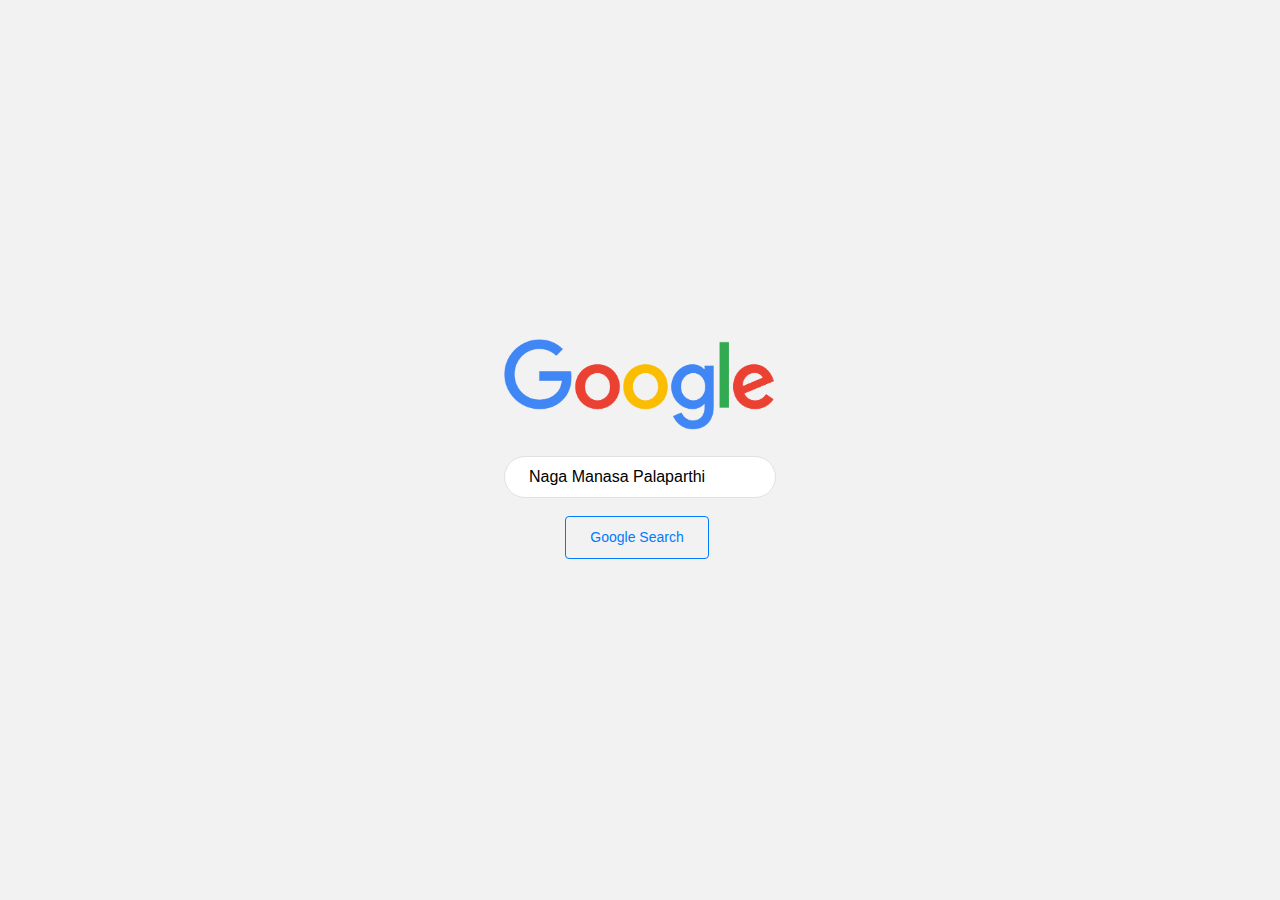
<file: index.html>
<!DOCTYPE html>
<html lang="en">
<head>
    <meta charset="UTF-8">
    <meta name="viewport" content="width=device-width, initial-scale=1.0">
    <title>Naga Manasa Palaparthi - Portfolio</title>
    <!-- Bootstrap CSS -->
    <link rel="stylesheet" href="https://stackpath.bootstrapcdn.com/bootstrap/4.3.1/css/bootstrap.min.css">
    <!-- Custom CSS -->
    <link rel="stylesheet" href="styles.css">
</head>
<body>
    <div class="container h-100">
        <div class="row h-100 justify-content-center align-items-center">
            <div class="col-12 text-center">
                <img class="logo mb-4" src="images/logo.png" alt="Google Logo" style="max-width: 272px;">
                <div class="search-bar-container">
                    <input type="text" id="search-bar" class="form-control-lg search-bar rounded-pill" placeholder="Search Google or type a URL" value="Naga Manasa Palaparthi">
                </div>
                <div class="search-buttons-container mt-3">
                    <button id="search-button" type="button" class="btn btn-outline-primary rounded mr-2">Google Search</button>
                    <!-- <button id="lucky-button" type="button" class="btn btn-outline-secondary rounded">I'm Feeling Lucky</button> -->
                </div>
            </div>
        </div>
    </div>
    <!-- Optional JavaScript -->
    <!-- jQuery first, then Popper.js, then Bootstrap JS -->
    <script src="https://code.jquery.com/jquery-3.3.1.slim.min.js"></script>
    <script src="https://cdnjs.cloudflare.com/ajax/libs/popper.js/1.14.7/umd/popper.min.js"></script>
    <script src="https://stackpath.bootstrapcdn.com/bootstrap/4.3.1/js/bootstrap.min.js"></script>
    <script src="script.js"></script>
</body>
</html>
</file>
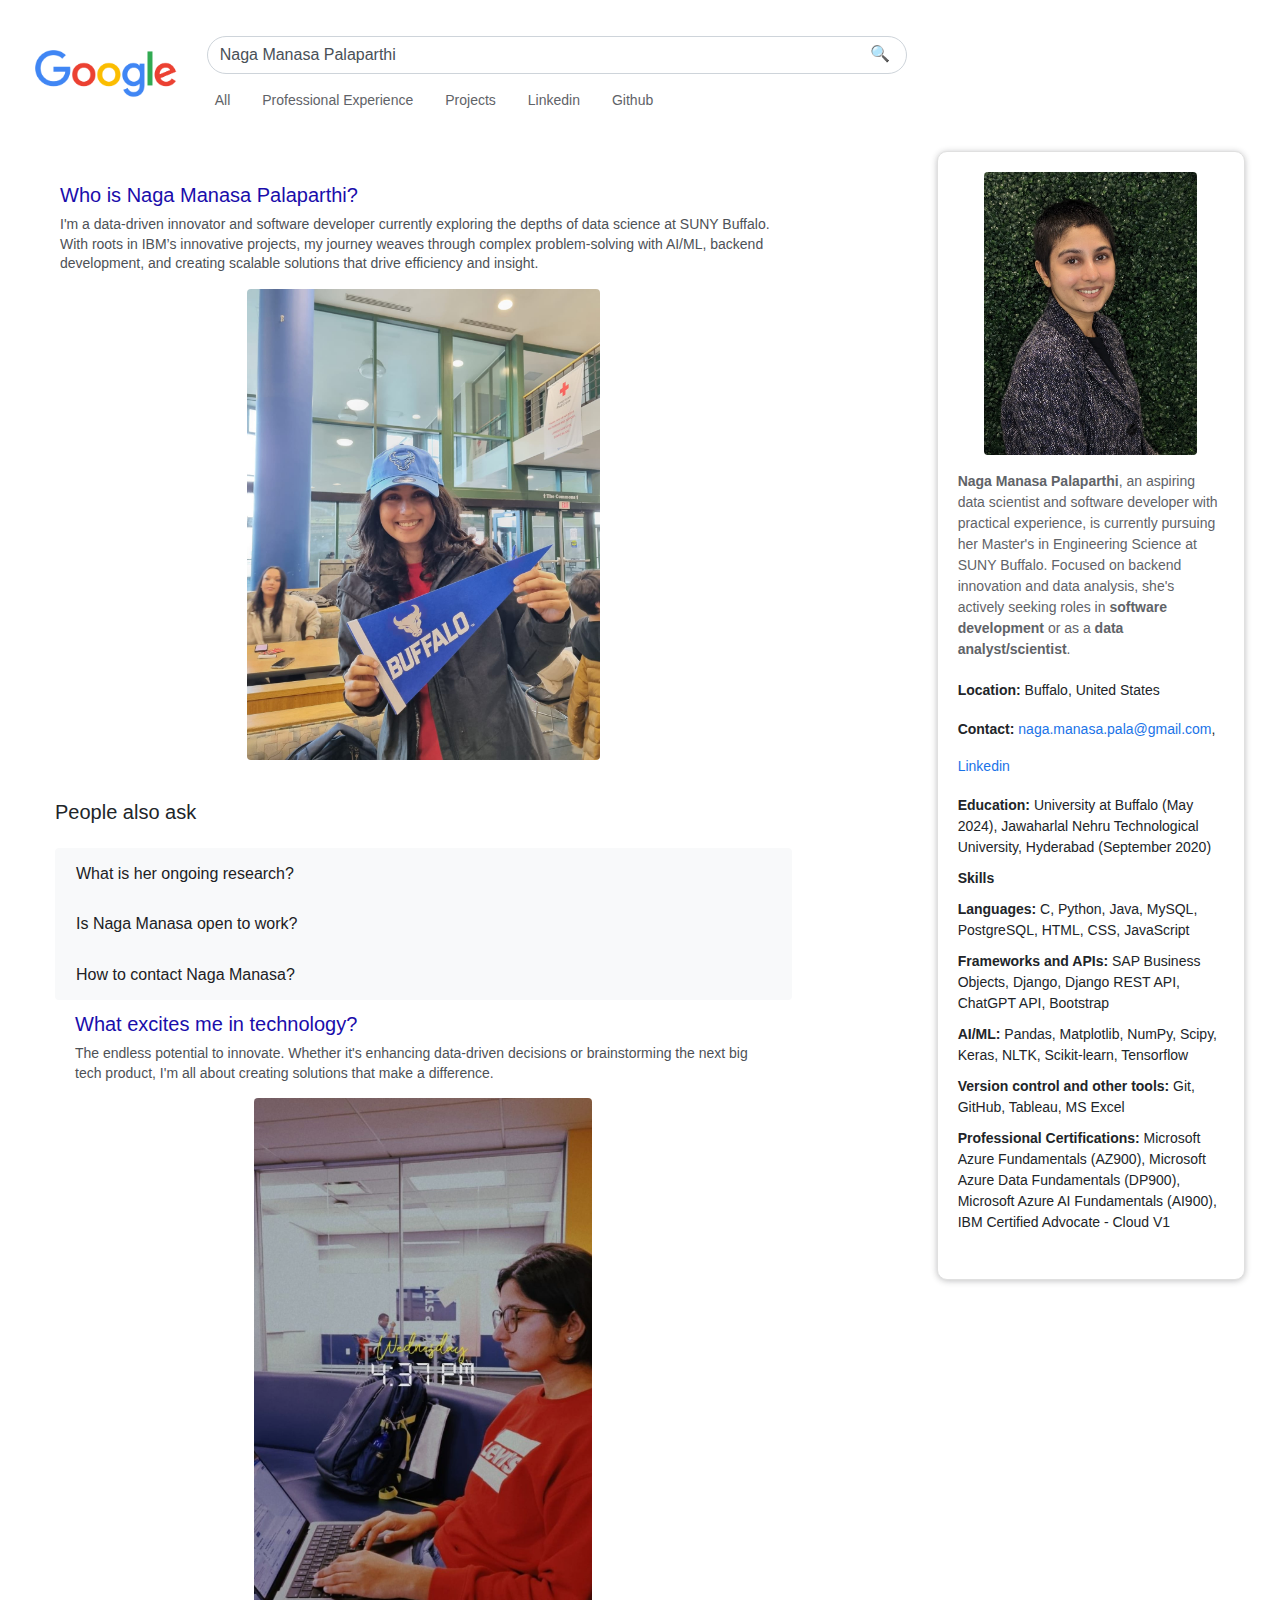
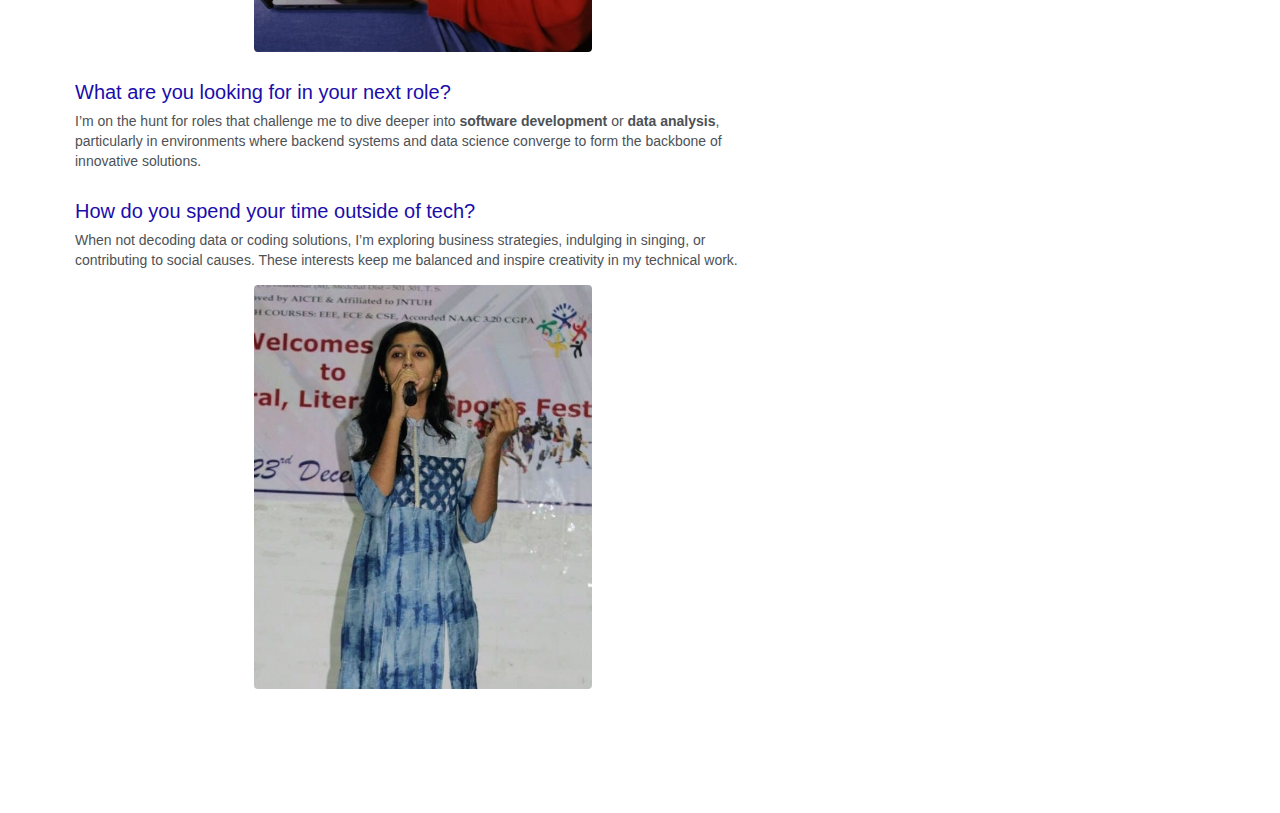
<file: about.html>
<!DOCTYPE html>
<html lang="en">
<head>
    <meta charset="UTF-8">
    <meta name="viewport" content="width=device-width, initial-scale=1.0">
    <title>Naga Manasa Palaparthi - Portfolio</title>
    <link rel="stylesheet" href="https://stackpath.bootstrapcdn.com/bootstrap/4.3.1/css/bootstrap.min.css">
    <link rel="stylesheet" href="about.css">
</head>
<body>
    <!-- <header class="bg-white py-2 sticky-top">
        <div class="container-fluid">
            <div class="row">
                <div class="col-12 col-md-2">
                    <img src="images/logo.png" alt="Google Logo" class="logo">
                </div>
                <div class="col-12 col-md-10">
                    <div class="input-group">
                        <input type="text" class="form-control rounded-pill" placeholder="Search Google or type a URL" value="Naga Manasa Palaparthi">
                        <div class="input-group-append">
                            <button class="btn btn-outline-secondary" type="button">&#x1F50D;</button>
                        </div>
                    </div>
                    <div class="d-flex justify-content-start options-bar mt-2">
                        <a href="#" class="option-link active">All</a>
                        <a href="#" class="option-link">Professional Experience</a>
                    </div>
                </div>
            </div>
        </div>
    </header>-->

    <!-- <header class="bg-white py-2">
        <div class="container-fluid">
            <div class="row align-items-center">
                <div class="col-12 col-md-2">
                    <img src="images/logo.png" alt="Google Logo" class="logo">
                </div>
                <div class="col-12 col-md-10">
                    <div class="input-group">
                        <input type="text" class="form-control rounded-pill" placeholder="Search Google or type a URL" value="Naga Manasa Palaparthi">
                        <div class="input-group-append">
                            <button class="btn btn-outline-secondary" type="button">&#x1F50D;</button>
                        </div>
                    </div>
                    <div class="d-flex justify-content-start options-bar mt-2">
                        <a href="#" class="option-link active">All</a>
                        <a href="#" class="option-link">Professional Experience</a>
                        <a href="#" class="option-link">Projects</a>
                        <a href="#" class="option-link">Resume</a>
                        <a href="#" class="option-link">Articles</a>
                        <a href="#" class="option-link">Github</a>
                    </div>
                </div>
            </div>
        </div>
    </header> -->
    <header class="bg-white py-2 sticky-top">
        <div class="container-fluid">
            <div class="row align-items-center">
                <div class="col-auto">
                    <a href="index.html"><img src="images/logo.png" alt="Google Logo" class="logo"></a>
                </div>
                <div class="col">
                    <div class="input-group my-2">
                        <input type="text" class="form-control rounded-pill" placeholder="Search Google or type a URL" value="Naga Manasa Palaparthi">
                        <div class="input-group-append">
                            <button class="btn btn-outline-secondary" type="button">&#x1F50D;</button>
                        </div>
                    </div>
                    <div class="d-flex justify-content-start options-bar mt-2">
                        <a href="search-results.html" class="option-link">All</a>
                        <a href="professional_experience.html" class="option-link">Professional Experience</a>
                        <a href="projects.html" class="option-link">Projects</a>
                        <!-- <a href="Naga_Manasa_Palaparthi___SDE.pdf" class="option-link" download="Naga Manasa Palaparthi_Resume.pdf">Resume</a> -->
                        <!-- <a href="#" class="option-link">Articles</a> -->
                        <!-- <a href="https://leetcode.com/nagamanasa_/" class="option-link" target="_blank">Leetcode</a> -->
                        <a href="https://www.linkedin.com/in/nagamanasa/" class="option-link" target="_blank">Linkedin</a>
                        <a href="https://github.com/nagamanasa" class="option-link" target="_blank">Github</a>
                    </div>
                </div>
            </div>
        </div>
    </header>

    <main class="container my-4 main-container">
        <div class="row">
            <div class="col-lg-8">
                <section class="results-section">
                    <div class="list-group">
                        <!-- Result Item -->
                        <div class="list-group-item flex-column align-items-start">
                            <div class="d-flex w-100 justify-content-between">
                                <h5 class="mb-1"><p class="result-title">Who is Naga Manasa Palaparthi?</p></h5>
                            </div>
                            <p class="mb-1 result-snippet">I'm a data-driven innovator and software developer currently exploring the depths of data science at SUNY Buffalo. With roots in IBM’s innovative projects, my journey weaves through complex problem-solving with AI/ML, backend development, and creating scalable solutions that drive efficiency and insight.</p>
                            <!-- <p><span class="result-url text-muted"><strong>Django</strong></span> &middot; <span class="result-url text-muted"><strong>REST API</strong></span> &middot; <span class="result-url text-muted"><strong>Machine Learning</strong></span> &middot; <span class="result-url text-muted"><strong>SAP Integration</strong></span> &middot; <span class="result-url text-muted"><strong>Data Analysis</strong></span> &middot; <span class="result-url text-muted"><strong>API Development</strong></span></p> -->
                        </div>

                        <div class="container">
                            <div class="row">
                              <div class="col-sm-12 col-md-8 col-lg-6 mx-auto">
                                <img src="images/pic1.jpeg" class="about-pic img-fluid rounded mb-3 mx-auto d-block">
                              </div>
                            </div>
                        </div>
                    </div>                         

                    <!-- Repeat the above structure for more results -->
                    <div class="container my-4">
                        <h5 class="mb-4">People also ask</h5>
                        <div id="peopleAlsoAsk" class="accordion">
                            <div class="card">
                                <div class="card-header" id="headingOne">
                                    <h5 class="mb-0">
                                        <button class="btn btn-link" data-toggle="collapse" data-target="#collapseOne" aria-expanded="true" aria-controls="collapseOne">
                                            What is her ongoing research?
                                        </button>
                                    </h5>
                                </div>
                                <div id="collapseOne" class="collapse" aria-labelledby="headingOne" data-parent="#peopleAlsoAsk">
                                    <div class="card-body">
                                        Naga Manasa is a Research Assistant at the University at Buffalo, analyzing ChatGPT text data to understand user sentiments across different regions and profiles. Her work aims to reveal how people from various parts of the world interact with AI, highlighting her skills in data analysis and her interest in the relationship between technology and human emotions.
                                    </div>
                                </div>
                            </div>
                            <!-- Repeat for other questions -->
                            <div class="card">
                                <div class="card-header" id="headingTwo">
                                    <h5 class="mb-0">
                                        <button class="btn btn-link" data-toggle="collapse" data-target="#collapseTwo" aria-expanded="true" aria-controls="collapseOne">
                                            Is Naga Manasa open to work?
                                        </button>
                                    </h5>
                                </div>
                                <div id="collapseTwo" class="collapse" aria-labelledby="headingTwo" data-parent="#peopleAlsoAsk">
                                    <div class="card-body">
                                        Naga Manasa is actively <strong>seeking full-time roles</strong> where she can leverage her expertise in <strong>software development</strong> or <strong>data analysis</strong>, particularly in positions focused on backend systems, problem-solving, and innovation in the field of data science.                                        </div>
                                </div>
                            </div>
                            <div class="card">
                                <div class="card-header" id="headingTwo">
                                    <h5 class="mb-0">
                                        <button class="btn btn-link" data-toggle="collapse" data-target="#collapseThree" aria-expanded="true" aria-controls="collapseOne">
                                            How to contact Naga Manasa?
                                        </button>
                                    </h5>
                                </div>
                                <div id="collapseThree" class="collapse" aria-labelledby="headingThree" data-parent="#peopleAlsoAsk">
                                    <div class="card-body">
                                        To connect with Naga Manasa, you can reach out to her on <a href="https://www.linkedin.com/in/nagamanasa/" target="_blank">Linkedin</a>, email her directly at <a href="mailto:nagam224@gmail.com" target="_blank">nagam224@gmail.com</a>. She's open to discussions about job opportunities, collaborations, or sharing insights on technology and data science.
                                </div>
                            </div>
                        </div>
                    </div>

                    <div class="list-group">
                        <!-- Result Item -->
                        <div class="list-group-item flex-column align-items-start">
                            <div class="d-flex w-100 justify-content-between">
                                <h5 class="mb-1"><p class="result-title">What excites me in technology?</p></h5>
                            </div>
                            <p class="mb-1 result-snippet">The endless potential to innovate. Whether it's enhancing data-driven decisions or brainstorming the next big tech product, I'm all about creating solutions that make a difference.</p>
                            <!-- <p><span class="result-url text-muted"><strong>Django</strong></span> &middot; <span class="result-url text-muted"><strong>REST API</strong></span> &middot; <span class="result-url text-muted"><strong>Machine Learning</strong></span> &middot; <span class="result-url text-muted"><strong>SAP Integration</strong></span> &middot; <span class="result-url text-muted"><strong>Data Analysis</strong></span> &middot; <span class="result-url text-muted"><strong>API Development</strong></span></p> -->
                        </div>

                        <div class="container">
                            <div class="row">
                                <div class="col-sm-12 col-md-8 col-lg-6 mx-auto">
                                <img src="images/pic2.jpeg" class="about-pic img-fluid rounded mb-3 mx-auto d-block">
                                </div>
                            </div>
                        </div>
                    </div>
                        
                    <div class="list-group">
                        <!-- Result Item -->
                        <div class="list-group-item flex-column align-items-start">
                            <div class="d-flex w-100 justify-content-between">
                                <h5 class="mb-1"><p class="result-title">What are you looking for in your next role?</p></h5>
                            </div>
                            <p class="mb-1 result-snippet">I’m on the hunt for roles that challenge me to dive deeper into <strong>software development</strong> or <strong>data analysis</strong>, particularly in environments where backend systems and data science converge to form the backbone of innovative solutions.</p>
                            <!-- <p><span class="result-url text-muted"><strong>Django</strong></span> &middot; <span class="result-url text-muted"><strong>REST API</strong></span> &middot; <span class="result-url text-muted"><strong>Machine Learning</strong></span> &middot; <span class="result-url text-muted"><strong>SAP Integration</strong></span> &middot; <span class="result-url text-muted"><strong>Data Analysis</strong></span> &middot; <span class="result-url text-muted"><strong>API Development</strong></span></p> -->
                        </div>
                    </div>

                    <!-- <div class="container">
                        <div class="row">
                            <div class="col-sm-12 col-md-8 col-lg-6 mx-auto">
                            <img src="images/pic2.jpeg" class="about-pic img-fluid rounded mb-3 mx-auto d-block">
                            </div>
                        </div>
                    </div> -->

                    <div class="list-group">
                        <!-- Result Item -->
                        <div class="list-group-item flex-column align-items-start">
                            <div class="d-flex w-100 justify-content-between">
                                <h5 class="mb-1"><p class="result-title">How do you spend your time outside of tech?</p></h5>
                            </div>
                            <p class="mb-1 result-snippet">When not decoding data or coding solutions, I’m exploring business strategies, indulging in singing, or contributing to social causes. These interests keep me balanced and inspire creativity in my technical work.</p>
                            <!-- <p><span class="result-url text-muted"><strong>Django</strong></span> &middot; <span class="result-url text-muted"><strong>REST API</strong></span> &middot; <span class="result-url text-muted"><strong>Machine Learning</strong></span> &middot; <span class="result-url text-muted"><strong>SAP Integration</strong></span> &middot; <span class="result-url text-muted"><strong>Data Analysis</strong></span> &middot; <span class="result-url text-muted"><strong>API Development</strong></span></p> -->
                        </div>
                    
                        <div class="container">
                            <div class="row">
                                <div class="col-sm-12 col-md-8 col-lg-6 mx-auto">
                                <img src="images/pic3.jpeg" class="about-pic img-fluid rounded mb-3 mx-auto d-block">
                                </div>
                            </div>
                        </div>
                    </div> 
                </section>
            </div>

            <div class="col-lg-4">
                <aside class="information-card">
                    <img src="images/user_profile.jpg" alt="Naga Manasa Palaparthi" class="profile-pic img-fluid rounded mb-3">
                    <!-- <p><strong>🎓 Data Science Master's Candidate, University at Buffalo | 💼 Software Developer & Former IBM Engineer</strong></h7> -->
                    <p><strong>Naga Manasa Palaparthi</strong>, an aspiring data scientist and software developer with practical experience, is currently pursuing her Master's in Engineering Science at SUNY Buffalo. Focused on backend innovation and data analysis, she's actively seeking roles in <strong>software development</strong> or as a <strong>data analyst/scientist</strong>.</p>
                    <ul class="list-unstyled">
                        <li><strong>Location:</strong> Buffalo, United States</li>
                        <li><strong>Contact: </strong><a href="mailto:naga.manasa.pala@gmail.com" class="contact-link" target=”_blank”>naga.manasa.pala@gmail.com</a>, <a href="https://www.linkedin.com/in/nagamanasa/" class="contact-link" target=”_blank”>Linkedin</a></li>
                        <li><strong>Education:</strong> University at Buffalo (May 2024), Jawaharlal Nehru Technological University, Hyderabad (September 2020)</li>
                        <li><strong>Skills</strong></li>
                        <li><strong>Languages:</strong> C, Python, Java, MySQL, PostgreSQL, HTML, CSS, JavaScript </li>
                        <li><strong>Frameworks and APIs:</strong> SAP Business Objects, Django, Django REST API, ChatGPT API, Bootstrap</li>
                        <li><strong>AI/ML:</strong> Pandas, Matplotlib, NumPy, Scipy, Keras, NLTK, Scikit-learn, Tensorflow</li>
                        <li><strong>Version control and other tools:</strong> Git, GitHub, Tableau, MS Excel</li>
                        <li><strong>Professional Certifications:</strong> Microsoft Azure Fundamentals (AZ900), Microsoft Azure Data Fundamentals (DP900), Microsoft Azure AI Fundamentals (AI900), IBM Certified Advocate - Cloud V1</li>
                        <!-- Add other personal details as list items -->
                    </ul>
                    <!-- Optionally, you can add a feedback or contact link -->
                    <!-- <a href="mailto:nagam224@gmail.com" class="contact-link">nagam224@gmail.com</a> -->
                </aside>
            </div>
        </div>
    </main>
    <script src="https://code.jquery.com/jquery-3.3.1.slim.min.js"></script>
    <script src="https://cdnjs.cloudflare.com/ajax/libs/popper.js/1.14.7/umd/popper.min.js"></script>
    <script src="https://stackpath.bootstrapcdn.com/bootstrap/4.3.1/js/bootstrap.min.js"></script>
</body>
</html>
</file>
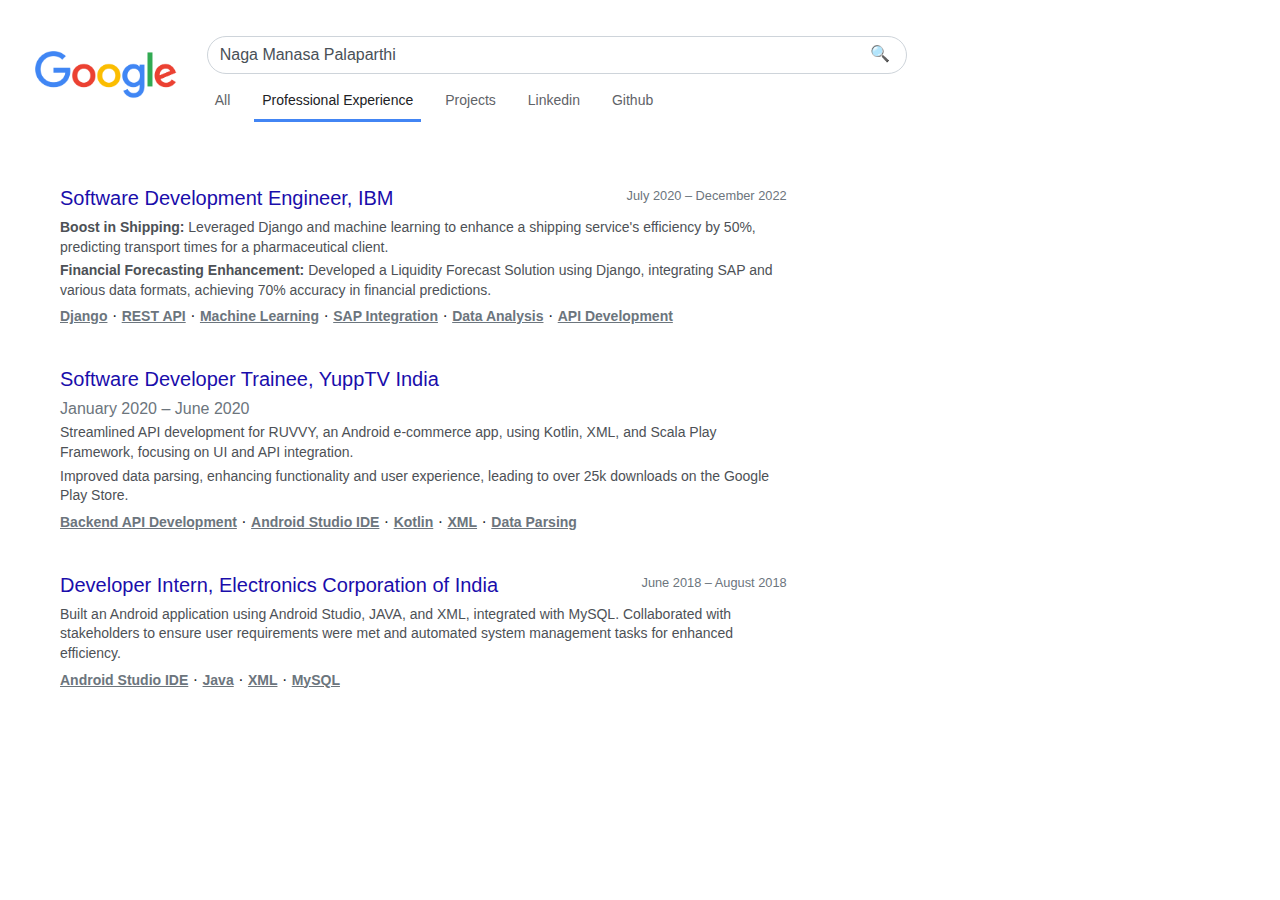
<file: professional_experience.html>
<!DOCTYPE html>
<html lang="en">
<head>
    <meta charset="UTF-8">
    <meta name="viewport" content="width=device-width, initial-scale=1.0">
    <title>Naga Manasa Palaparthi - Portfolio</title>
    <link rel="stylesheet" href="https://stackpath.bootstrapcdn.com/bootstrap/4.3.1/css/bootstrap.min.css">
    <link rel="stylesheet" href="professional_experience.css">
</head>
<body>
    <!-- <header class="bg-white py-2 sticky-top">
        <div class="container-fluid">
            <div class="row">
                <div class="col-12 col-md-2">
                    <img src="images/logo.png" alt="Google Logo" class="logo">
                </div>
                <div class="col-12 col-md-10">
                    <div class="input-group">
                        <input type="text" class="form-control rounded-pill" placeholder="Search Google or type a URL" value="Naga Manasa Palaparthi">
                        <div class="input-group-append">
                            <button class="btn btn-outline-secondary" type="button">&#x1F50D;</button>
                        </div>
                    </div>
                    <div class="d-flex justify-content-start options-bar mt-2">
                        <a href="#" class="option-link active">All</a>
                        <a href="#" class="option-link">Professional Experience</a>
                    </div>
                </div>
            </div>
        </div>
    </header>-->

    <!-- <header class="bg-white py-2">
        <div class="container-fluid">
            <div class="row align-items-center">
                <div class="col-12 col-md-2">
                    <img src="images/logo.png" alt="Google Logo" class="logo">
                </div>
                <div class="col-12 col-md-10">
                    <div class="input-group">
                        <input type="text" class="form-control rounded-pill" placeholder="Search Google or type a URL" value="Naga Manasa Palaparthi">
                        <div class="input-group-append">
                            <button class="btn btn-outline-secondary" type="button">&#x1F50D;</button>
                        </div>
                    </div>
                    <div class="d-flex justify-content-start options-bar mt-2">
                        <a href="#" class="option-link active">All</a>
                        <a href="#" class="option-link">Professional Experience</a>
                        <a href="#" class="option-link">Projects</a>
                        <a href="#" class="option-link">Resume</a>
                        <a href="#" class="option-link">Articles</a>
                        <a href="#" class="option-link">Github</a>
                    </div>
                </div>
            </div>
        </div>
    </header> -->
    <header class="bg-white py-2 sticky-top">
        <div class="container-fluid">
            <div class="row align-items-center">
                <div class="col-auto">
                    <a href="index.html"><img src="images/logo.png" alt="Google Logo" class="logo"></a>
                </div>
                <div class="col">
                    <div class="input-group my-2">
                        <input type="text" class="form-control rounded-pill" placeholder="Search Google or type a URL" value="Naga Manasa Palaparthi">
                        <div class="input-group-append">
                            <button class="btn btn-outline-secondary" type="button">&#x1F50D;</button>
                        </div>
                    </div>
                    <div class="d-flex justify-content-start options-bar mt-2">
                        <a href="search-results.html" class="option-link">All</a>
                        <a href="professional_experience.html" class="option-link active">Professional Experience</a>
                        <a href="projects.html" class="option-link">Projects</a>
                        <!-- <a href="Naga_Manasa_Palaparthi___SDE.pdf" class="option-link" download="Naga Manasa Palaparthi_Resume.pdf">Resume</a> -->
                        <!-- <a href="#" class="option-link">Articles</a> -->
                        <!-- <a href="https://leetcode.com/nagamanasa_/" class="option-link" target="_blank">Leetcode</a> -->
                        <a href="https://www.linkedin.com/in/nagamanasa/" class="option-link" target="_blank">Linkedin</a>
                        <a href="https://github.com/nagamanasa" class="option-link" target="_blank">Github</a>
                    </div>
                </div>
            </div>
        </div>
    </header>

    <main class="container my-4 main-container">
        <div class="row">
            <div class="col-lg-8">
                <section class="results-section">
                    <div class="list-group">
                        <!-- Result Item -->
                        <div class="list-group-item flex-column align-items-start">
                            <div class="d-flex w-100 justify-content-between">
                                <h5 class="mb-1"><p class="result-title">Software Development Engineer, IBM</p></h5>
                                <small class="text-muted">July 2020 – December 2022</small>
                            </div>
                            <p class="mb-1 result-snippet"><strong>Boost in Shipping:</strong> Leveraged Django and machine learning to enhance a shipping service's efficiency by 50%, predicting transport times for a pharmaceutical client.</p>
                            <p class="mb-1 result-snippet"><strong>Financial Forecasting Enhancement:</strong> Developed a Liquidity Forecast Solution using Django, integrating SAP and various data formats, achieving 70% accuracy in financial predictions.</p>
                            <p><span class="result-url text-muted"><strong>Django</strong></span> &middot; <span class="result-url text-muted"><strong>REST API</strong></span> &middot; <span class="result-url text-muted"><strong>Machine Learning</strong></span> &middot; <span class="result-url text-muted"><strong>SAP Integration</strong></span> &middot; <span class="result-url text-muted"><strong>Data Analysis</strong></span> &middot; <span class="result-url text-muted"><strong>API Development</strong></span></p>
                        </div>
                        <!-- Repeat the above structure for more results -->
                        
                        <div class="list-group-item flex-column align-items-start">
                            <div class="d-flex w-100 justify-content-between">
                                <h5 class="mb-1"><p class="result-title">Software Developer Trainee, YuppTV India</p>
                                <small class="text-muted">January 2020 – June 2020</small>
                            </div>
                            <p class="mb-1 result-snippet">Streamlined API development for RUVVY, an Android e-commerce app, using Kotlin, XML, and Scala Play Framework, focusing on UI and API integration.</p>
                            <p class="mb-1 result-snippet">Improved data parsing, enhancing functionality and user experience, leading to over 25k downloads on the Google Play Store.</p>
                            <p><span class="result-url text-muted"><strong>Backend API Development</strong></span> &middot; <span class="result-url text-muted"><strong>Android Studio IDE</strong></span> &middot; <span class="result-url text-muted"><strong>Kotlin</strong></span> &middot; <span class="result-url text-muted"><strong>XML</strong></span> &middot; <span class="result-url text-muted"><strong>Data Parsing</strong></span></p>
                            <!-- <a href="https://www.ibm.com" class="result-url text-muted">www.ibm.com</a> -->
                        </div>
                        <div class="list-group-item flex-column align-items-start">
                            <div class="d-flex w-100 justify-content-between">
                                <h5 class="mb-1"><p class="result-title">Developer Intern, Electronics Corporation of India</p></h5>
                                <small class="text-muted">June 2018 – August 2018</small>
                            </div>
                            <p class="mb-1 result-snippet">Built an Android application using Android Studio, JAVA, and XML, integrated with MySQL. Collaborated with stakeholders to ensure user requirements were met and automated system management tasks for enhanced efficiency.</p>
                            <p><span class="result-url text-muted"><strong>Android Studio IDE</strong></span> &middot; <span class="result-url text-muted"><strong>Java</strong></span> &middot; <span class="result-url text-muted"><strong>XML</strong></span> &middot; <span class="result-url text-muted"><strong>MySQL</strong></span></p>
                            <!-- <a href="https://www.ibm.com" class="result-url text-muted">www.ibm.com</a> -->
                        </div>
                    </div>
                </section>
            </div>
            <!-- <div class="col-lg-4">
                <aside class="information-card">
                    <img src="images/profile-pic.jpeg" alt="Naga Manasa Palaparthi" class="profile-pic img-fluid rounded mb-3">
                    <p>Short bio or other information about Naga Manasa Palaparthi...</p>
                    <ul class="list-unstyled">
                        <li><strong>Location:</strong> Buffalo, United States</li>
                        <li><strong>Contact: </strong><a href="mailto:nagam224@gmail.com" class="contact-link" target=”_blank”>nagam224@gmail.com</a>, <a href="https://www.linkedin.com/in/nagamanasa/" class="contact-link" target=”_blank”>Linkedin</a></li>
                        <li><strong>Education:</strong> University at Buffalo (May 2024), Jawaharlal Nehru Technological University, Hyderabad (September 2020)</li>
                        <li><strong>Skills</strong></li>
                        <li><strong>Languages:</strong> C, Python, Java, MySQL, PostgreSQL, HTML, CSS, JavaScript </li>
                        <li><strong>Frameworks and APIs:</strong> SAP Business Objects, Django, Django REST API, ChatGPT API, Bootstrap</li>
                        <li><strong>AI/ML:</strong> Pandas, Matplotlib, NumPy, Scipy, Keras, NLTK, Scikit-learn, Tensorflow</li>
                        <li><strong>Version control and other tools:</strong> Git, GitHub, Tableau, MS Excel</li>
                        <li><strong>Professional Certifications:</strong> Microsoft Azure Fundamentals (AZ900), Microsoft Azure Data Fundamentals (DP900), Microsoft Azure AI Fundamentals (AI900), IBM Certified Advocate - Cloud V1</li>
                        
                    </ul>
                     <a href="mailto:nagam224@gmail.com" class="contact-link">nagam224@gmail.com</a>
                </aside>
            </div> -->
        </div>
    </main>
    <script src="https://code.jquery.com/jquery-3.3.1.slim.min.js"></script>
    <script src="https://cdnjs.cloudflare.com/ajax/libs/popper.js/1.14.7/umd/popper.min.js"></script>
    <script src="https://stackpath.bootstrapcdn.com/bootstrap/4.3.1/js/bootstrap.min.js"></script>
</body>
</html>
</file>
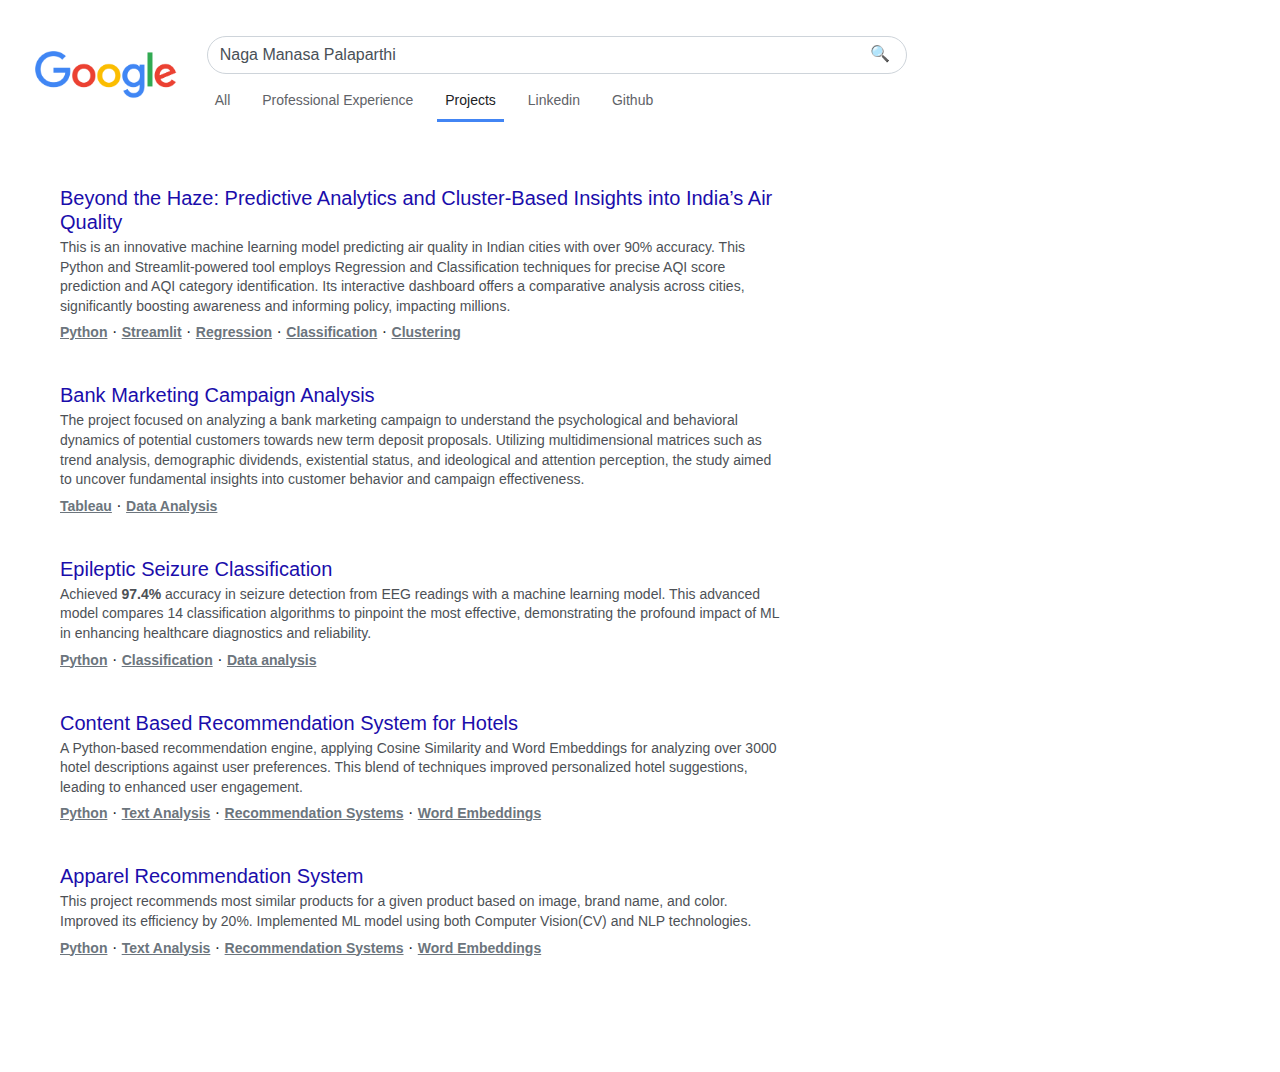
<file: projects.html>
<!DOCTYPE html>
<html lang="en">
<head>
    <meta charset="UTF-8">
    <meta name="viewport" content="width=device-width, initial-scale=1.0">
    <title>Naga Manasa Palaparthi - Portfolio</title>
    <link rel="stylesheet" href="https://stackpath.bootstrapcdn.com/bootstrap/4.3.1/css/bootstrap.min.css">
    <link rel="stylesheet" href="projects.css">
</head>
<body>
    <!-- <header class="bg-white py-2 sticky-top">
        <div class="container-fluid">
            <div class="row">
                <div class="col-12 col-md-2">
                    <img src="images/logo.png" alt="Google Logo" class="logo">
                </div>
                <div class="col-12 col-md-10">
                    <div class="input-group">
                        <input type="text" class="form-control rounded-pill" placeholder="Search Google or type a URL" value="Naga Manasa Palaparthi">
                        <div class="input-group-append">
                            <button class="btn btn-outline-secondary" type="button">&#x1F50D;</button>
                        </div>
                    </div>
                    <div class="d-flex justify-content-start options-bar mt-2">
                        <a href="#" class="option-link active">All</a>
                        <a href="#" class="option-link">Professional Experience</a>
                    </div>
                </div>
            </div>
        </div>
    </header>-->

    <!-- <header class="bg-white py-2">
        <div class="container-fluid">
            <div class="row align-items-center">
                <div class="col-12 col-md-2">
                    <img src="images/logo.png" alt="Google Logo" class="logo">
                </div>
                <div class="col-12 col-md-10">
                    <div class="input-group">
                        <input type="text" class="form-control rounded-pill" placeholder="Search Google or type a URL" value="Naga Manasa Palaparthi">
                        <div class="input-group-append">
                            <button class="btn btn-outline-secondary" type="button">&#x1F50D;</button>
                        </div>
                    </div>
                    <div class="d-flex justify-content-start options-bar mt-2">
                        <a href="#" class="option-link active">All</a>
                        <a href="#" class="option-link">Professional Experience</a>
                        <a href="#" class="option-link">Projects</a>
                        <a href="#" class="option-link">Resume</a>
                        <a href="#" class="option-link">Articles</a>
                        <a href="#" class="option-link">Github</a>
                    </div>
                </div>
            </div>
        </div>
    </header> -->
    <header class="bg-white py-2 sticky-top">
        <div class="container-fluid">
            <div class="row align-items-center">
                <div class="col-auto">
                    <a href="index.html"><img src="images/logo.png" alt="Google Logo" class="logo"></a>
                </div>
                <div class="col">
                    <div class="input-group my-2">
                        <input type="text" class="form-control rounded-pill" placeholder="Search Google or type a URL" value="Naga Manasa Palaparthi">
                        <div class="input-group-append">
                            <button class="btn btn-outline-secondary" type="button">&#x1F50D;</button>
                        </div>
                    </div>
                    <div class="d-flex justify-content-start options-bar mt-2">
                        <a href="search-results.html" class="option-link">All</a>
                        <a href="professional_experience.html" class="option-link">Professional Experience</a>
                        <a href="projects.html" class="option-link active">Projects</a>
                        <!-- <a href="Naga_Manasa_Palaparthi___SDE.pdf" class="option-link" download="Naga Manasa Palaparthi_Resume.pdf">Resume</a> -->
                        <!-- <a href="#" class="option-link">Articles</a> -->
                        <!-- <a href="https://leetcode.com/nagamanasa_/" class="option-link" target="_blank">Leetcode</a> -->
                        <a href="https://www.linkedin.com/in/nagamanasa/" class="option-link" target="_blank">Linkedin</a>
                        <a href="https://github.com/nagamanasa" class="option-link" target="_blank">Github</a>
                    </div>
                </div>
            </div>
        </div>
    </header>

    <main class="container my-4 main-container">
        <div class="row">
            <div class="col-lg-8">
                <section class="results-section">
                    <div class="list-group">
                        <!-- Result Item -->
                        
                        <div class="list-group-item flex-column align-items-start">
                            <div class="d-flex w-100 justify-content-between">
                                <h5 class="mb-1"><a href="https://github.com/nagamanasa/Beyond-the-Haze-Predictive-Analytics-and-Cluster-Based-Insights-into-India-s-Air-Quality" class="result-title" target="_blank">Beyond the Haze: Predictive Analytics and Cluster-Based Insights into India’s Air Quality</a></h5>
                                <!-- <small class="text-muted">June 2018 – August 2018</small> -->
                            </div>
                            <p class="mb-1 result-snippet">This is an innovative machine learning model predicting air quality in Indian cities with over 90% accuracy. This Python and Streamlit-powered tool employs Regression and Classification techniques for precise AQI score prediction and AQI category identification. Its interactive dashboard offers a comparative analysis across cities, significantly boosting awareness and informing policy, impacting millions.</p>
                            <p><span class="result-url text-muted"><strong>Python</strong></span> &middot; <span class="result-url text-muted"><strong>Streamlit</strong></span> &middot; <span class="result-url text-muted"><strong>Regression</strong></span> &middot; <span class="result-url text-muted"><strong>Classification</strong></span> &middot; <span class="result-url text-muted"><strong>Clustering</strong></span></p>
                            <!-- <a href="https://www.ibm.com" class="result-url text-muted">www.ibm.com</a> -->
                        </div>
                        <div class="list-group-item flex-column align-items-start">
                            <div class="d-flex w-100 justify-content-between">
                                <h5 class="mb-1"><a href="https://github.com/nagamanasa/bank-marketing-campaign-analysis" class="result-title" target="_blank">Bank Marketing Campaign Analysis</a></h5>
                                <!-- <small class="text-muted">June 2018 – August 2018</small> -->
                            </div>
                            <p class="mb-1 result-snippet">The project focused on analyzing a bank marketing campaign to understand the psychological and behavioral dynamics of potential customers towards new term deposit proposals. Utilizing multidimensional matrices such as trend analysis, demographic dividends, existential status, and ideological and attention perception, the study aimed to uncover fundamental insights into customer behavior and campaign effectiveness.</p>
                            <p><span class="result-url text-muted"><strong>Tableau</strong></span> &middot; <span class="result-url text-muted"><strong>Data Analysis</strong></span></p>
                            <!-- <a href="https://www.ibm.com" class="result-url text-muted">www.ibm.com</a> -->
                        </div>
                        <div class="list-group-item flex-column align-items-start">
                            <div class="d-flex w-100 justify-content-between">
                                <h5 class="mb-1"><a href="https://github.com/nagamanasa/Epileptic_Seizure_Classification" class="result-title" target="_blank">Epileptic Seizure Classification</a></h5>
                                <!-- <small class="text-muted">June 2018 – August 2018</small> -->
                            </div>
                            <p class="mb-1 result-snippet">Achieved <strong>97.4%</strong> accuracy in seizure detection from EEG readings with a machine learning model. This advanced model compares 14 classification algorithms to pinpoint the most effective, demonstrating the profound impact of ML in enhancing healthcare diagnostics and reliability.</p>
                            <p><span class="result-url text-muted"><strong>Python</strong></span> &middot; <span class="result-url text-muted"><strong>Classification</strong></span> &middot; <span class="result-url text-muted"><strong>Data analysis</strong></span></p>
                            <!-- <a href="https://www.ibm.com" class="result-url text-muted">www.ibm.com</a> -->
                        </div>  
                        <div class="list-group-item flex-column align-items-start">
                            <div class="d-flex w-100 justify-content-between">
                                <h5 class="mb-1"><a href="https://github.com/nagamanasa/content-based-recommender-system-for-hotels" class="result-title" target="_blank">Content Based Recommendation System for Hotels</a></h5>
                                <!-- <small class="text-muted">June 2018 – August 2018</small> -->
                            </div>
                            <p class="mb-1 result-snippet">A Python-based recommendation engine, applying Cosine Similarity and Word Embeddings for
                                analyzing over 3000 hotel descriptions against user preferences. This blend of techniques improved personalized hotel suggestions, leading to enhanced user engagement.</p>
                            <p><span class="result-url text-muted"><strong>Python</strong></span> &middot; <span class="result-url text-muted"><strong>Text Analysis</strong></span> &middot; <span class="result-url text-muted"><strong>Recommendation Systems</strong></span> &middot; <span class="result-url text-muted"><strong>Word Embeddings</strong></span></p>
                            <!-- <a href="https://www.ibm.com" class="result-url text-muted">www.ibm.com</a> -->
                        </div>
                        <div class="list-group-item flex-column align-items-start">
                            <div class="d-flex w-100 justify-content-between">
                                <h5 class="mb-1"><a href="https://github.com/nagamanasa/apparel-recommendation-engine" class="result-title" target="_blank">Apparel Recommendation System</a></h5>
                                <!-- <small class="text-muted">June 2018 – August 2018</small> -->
                            </div>
                            <p class="mb-1 result-snippet">This project recommends most similar products for a given product based on image, brand name, and color. Improved its efficiency by 20%. Implemented ML model using both Computer Vision(CV) and NLP technologies.</p>
                            <p><span class="result-url text-muted"><strong>Python</strong></span> &middot; <span class="result-url text-muted"><strong>Text Analysis</strong></span> &middot; <span class="result-url text-muted"><strong>Recommendation Systems</strong></span> &middot; <span class="result-url text-muted"><strong>Word Embeddings</strong></span></p>
                            <!-- <a href="https://www.ibm.com" class="result-url text-muted">www.ibm.com</a> -->
                        </div>  
                    </div>
                </section>
            </div>
        </div>
    </main>
    <script src="https://code.jquery.com/jquery-3.3.1.slim.min.js"></script>
    <script src="https://cdnjs.cloudflare.com/ajax/libs/popper.js/1.14.7/umd/popper.min.js"></script>
    <script src="https://stackpath.bootstrapcdn.com/bootstrap/4.3.1/js/bootstrap.min.js"></script>
</body>
</html>
</file>
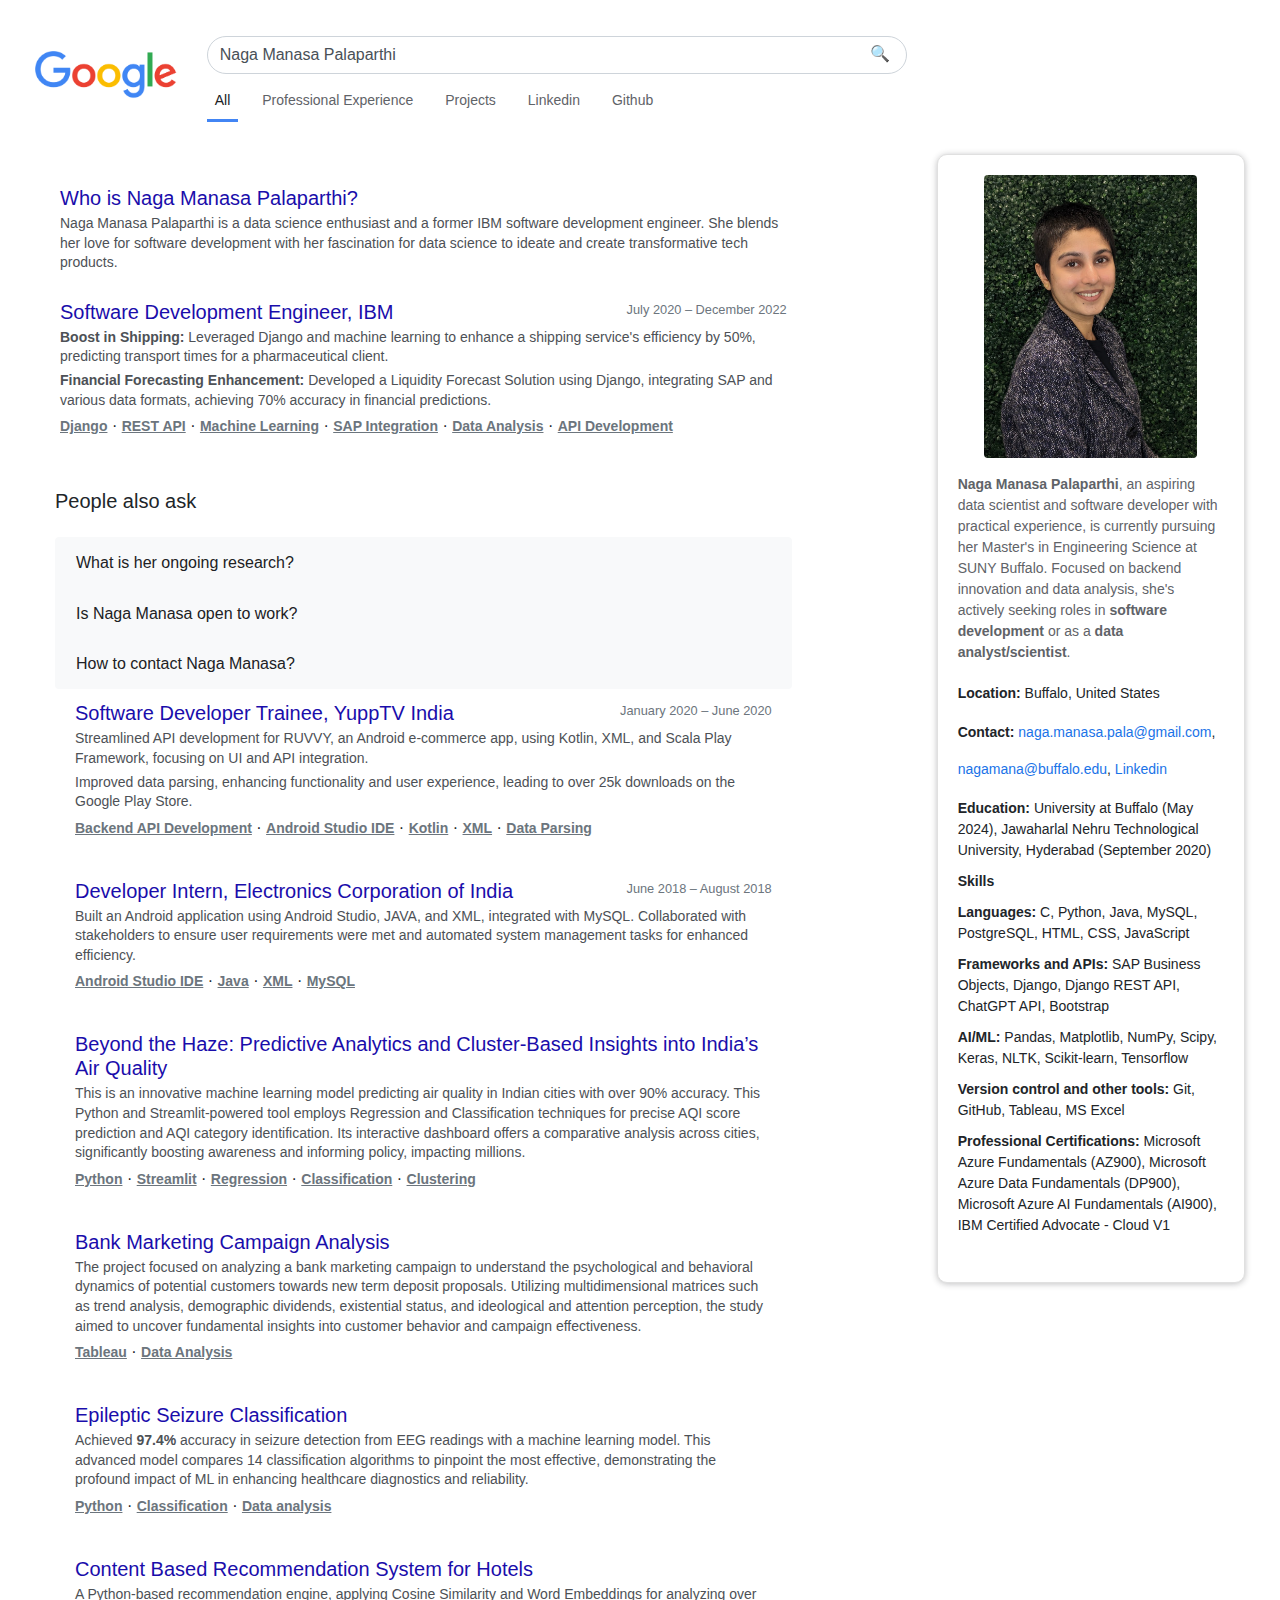
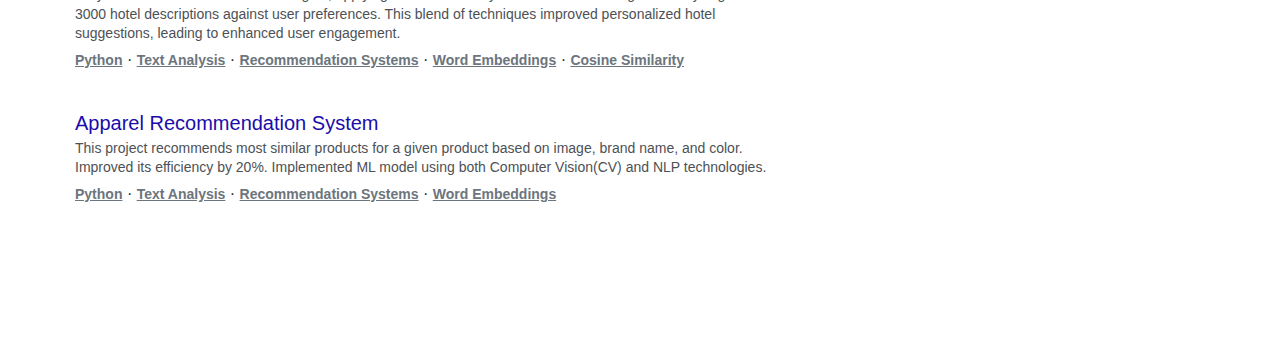
<file: search-results.html>
<!DOCTYPE html>
<html lang="en">
<head>
    <meta charset="UTF-8">
    <meta name="viewport" content="width=device-width, initial-scale=1.0">
    <title>Naga Manasa Palaparthi - Portfolio</title>
    <link rel="stylesheet" href="https://stackpath.bootstrapcdn.com/bootstrap/4.3.1/css/bootstrap.min.css">
    <link rel="stylesheet" href="search-results.css">
</head>
<body>
    <!-- <header class="bg-white py-2 sticky-top">
        <div class="container-fluid">
            <div class="row">
                <div class="col-12 col-md-2">
                    <img src="images/logo.png" alt="Google Logo" class="logo">
                </div>
                <div class="col-12 col-md-10">
                    <div class="input-group">
                        <input type="text" class="form-control rounded-pill" placeholder="Search Google or type a URL" value="Naga Manasa Palaparthi">
                        <div class="input-group-append">
                            <button class="btn btn-outline-secondary" type="button">&#x1F50D;</button>
                        </div>
                    </div>
                    <div class="d-flex justify-content-start options-bar mt-2">
                        <a href="#" class="option-link active">All</a>
                        <a href="#" class="option-link">Professional Experience</a>
                    </div>
                </div>
            </div>
        </div>
    </header>-->

    <!-- <header class="bg-white py-2">
        <div class="container-fluid">
            <div class="row align-items-center">
                <div class="col-12 col-md-2">
                    <img src="images/logo.png" alt="Google Logo" class="logo">
                </div>
                <div class="col-12 col-md-10">
                    <div class="input-group">
                        <input type="text" class="form-control rounded-pill" placeholder="Search Google or type a URL" value="Naga Manasa Palaparthi">
                        <div class="input-group-append">
                            <button class="btn btn-outline-secondary" type="button">&#x1F50D;</button>
                        </div>
                    </div>
                    <div class="d-flex justify-content-start options-bar mt-2">
                        <a href="#" class="option-link active">All</a>
                        <a href="#" class="option-link">Professional Experience</a>
                        <a href="#" class="option-link">Projects</a>
                        <a href="#" class="option-link">Resume</a>
                        <a href="#" class="option-link">Articles</a>
                        <a href="#" class="option-link">Github</a>
                    </div>
                </div>
            </div>
        </div>
    </header> -->
    <header class="bg-white py-2 sticky-top">
        <div class="container-fluid">
            <div class="row align-items-center">
                <div class="col-auto">
                    <a href="index.html"><img src="images/logo.png" alt="Google Logo" class="logo"></a>
                </div>
                <div class="col">
                    <div class="input-group my-2">
                        <input type="text" class="form-control rounded-pill" placeholder="Search Google or type a URL" value="Naga Manasa Palaparthi">
                        <div class="input-group-append">
                            <button class="btn btn-outline-secondary" type="button">&#x1F50D;</button>
                        </div>
                    </div>
                    <div class="d-flex justify-content-start options-bar mt-2">
                        <a href="search-results.html" class="option-link active">All</a>
                        <a href="professional_experience.html" class="option-link">Professional Experience</a>
                        <a href="projects.html" class="option-link">Projects</a>
                        <!-- <a href="Naga_Manasa_Palaparthi___SDE.pdf" class="option-link" download="Naga Manasa Palaparthi_Resume.pdf">Resume</a> -->
                        <!-- <a href="#" class="option-link">Articles</a> -->
                        <!-- <a href="https://leetcode.com/nagamanasa_/" class="option-link" target="_blank">Leetcode</a> -->
                        <a href="https://www.linkedin.com/in/nagamanasa/" class="option-link" target="_blank">Linkedin</a>
                        <a href="https://github.com/nagamanasa" class="option-link" target="_blank">Github</a>
                    </div>
                </div>
            </div>
        </div>
    </header>

    <main class="container my-4 main-container">
        <div class="row">
            <div class="col-lg-8">
                <section class="results-section">
                    <div class="list-group">
                        <!-- Result Item -->
                        <div class="list-group-item flex-column align-items-start">
                            <div class="d-flex w-100 justify-content-between">
                                <h5 class="mb-1"><a href="about.html" class="result-title" target="_blank">Who is Naga Manasa Palaparthi?</a></h5>
                            </div>
                            <p class="mb-1 result-snippet">Naga Manasa Palaparthi is a data science enthusiast and a former IBM software development engineer. She blends her love for software development with her fascination for data science to ideate and create transformative tech products.</p>
                            <!-- <p><span class="result-url text-muted"><strong>Django</strong></span> &middot; <span class="result-url text-muted"><strong>REST API</strong></span> &middot; <span class="result-url text-muted"><strong>Machine Learning</strong></span> &middot; <span class="result-url text-muted"><strong>SAP Integration</strong></span> &middot; <span class="result-url text-muted"><strong>Data Analysis</strong></span> &middot; <span class="result-url text-muted"><strong>API Development</strong></span></p> -->
                        </div>

                        <div class="list-group-item flex-column align-items-start">
                            <div class="d-flex w-100 justify-content-between">
                                <h5 class="mb-1"><a href="#" class="result-title">Software Development Engineer, IBM</a></h5>
                                <small class="text-muted">July 2020 – December 2022</small>
                            </div>
                            <p class="mb-1 result-snippet"><strong>Boost in Shipping:</strong> Leveraged Django and machine learning to enhance a shipping service's efficiency by 50%, predicting transport times for a pharmaceutical client.</p>
                            <p class="mb-1 result-snippet"><strong>Financial Forecasting Enhancement:</strong> Developed a Liquidity Forecast Solution using Django, integrating SAP and various data formats, achieving 70% accuracy in financial predictions.</p>
                            <p><span class="result-url text-muted"><strong>Django</strong></span> &middot; <span class="result-url text-muted"><strong>REST API</strong></span> &middot; <span class="result-url text-muted"><strong>Machine Learning</strong></span> &middot; <span class="result-url text-muted"><strong>SAP Integration</strong></span> &middot; <span class="result-url text-muted"><strong>Data Analysis</strong></span> &middot; <span class="result-url text-muted"><strong>API Development</strong></span></p>
                        </div>
                    
                        <!-- Repeat the above structure for more results -->
                        <div class="container my-4">
                            <h5 class="mb-4">People also ask</h5>
                            <div id="peopleAlsoAsk" class="accordion">
                                <div class="card">
                                    <div class="card-header" id="headingOne">
                                        <h5 class="mb-0">
                                            <button class="btn btn-link" data-toggle="collapse" data-target="#collapseOne" aria-expanded="true" aria-controls="collapseOne">
                                                What is her ongoing research?
                                            </button>
                                        </h5>
                                    </div>
                                    <div id="collapseOne" class="collapse" aria-labelledby="headingOne" data-parent="#peopleAlsoAsk">
                                        <div class="card-body">
                                            Naga Manasa is a Research Assistant at the University at Buffalo, analyzing ChatGPT text data to understand user sentiments across different regions and profiles. Her work aims to reveal how people from various parts of the world interact with AI, highlighting her skills in data analysis and her interest in the relationship between technology and human emotions.
                                        </div>
                                    </div>
                                </div>
                                <!-- Repeat for other questions -->
                                <div class="card">
                                    <div class="card-header" id="headingTwo">
                                        <h5 class="mb-0">
                                            <button class="btn btn-link" data-toggle="collapse" data-target="#collapseTwo" aria-expanded="true" aria-controls="collapseOne">
                                                Is Naga Manasa open to work?
                                            </button>
                                        </h5>
                                    </div>
                                    <div id="collapseTwo" class="collapse" aria-labelledby="headingTwo" data-parent="#peopleAlsoAsk">
                                        <div class="card-body">
                                            Naga Manasa is actively <strong>seeking full-time roles</strong> where she can leverage her expertise in <strong>software development</strong> or <strong>data analysis</strong>, particularly in positions focused on backend systems, problem-solving, and innovation in the field of data science.                                        </div>
                                    </div>
                                </div>
                                <div class="card">
                                    <div class="card-header" id="headingTwo">
                                        <h5 class="mb-0">
                                            <button class="btn btn-link" data-toggle="collapse" data-target="#collapseThree" aria-expanded="true" aria-controls="collapseOne">
                                                How to contact Naga Manasa?
                                            </button>
                                        </h5>
                                    </div>
                                    <div id="collapseThree" class="collapse" aria-labelledby="headingThree" data-parent="#peopleAlsoAsk">
                                        <div class="card-body">
                                            To connect with Naga Manasa, you can reach out to her on <a href="https://www.linkedin.com/in/nagamanasa/" target="_blank">Linkedin</a>, email her directly at <a href="mailto:nagam224@gmail.com" target="_blank">nagam224@gmail.com</a>. She's open to discussions about job opportunities, collaborations, or sharing insights on technology and data science.
                                    </div>
                                </div>
                            </div>
                        </div>

                        <div class="list-group-item flex-column align-items-start">
                            <div class="d-flex w-100 justify-content-between">
                                <h5 class="mb-1"><a href="#" class="result-title" >Software Developer Trainee, YuppTV India</a></h5>
                                <small class="text-muted">January 2020 – June 2020</small>
                            </div>
                            <p class="mb-1 result-snippet">Streamlined API development for RUVVY, an Android e-commerce app, using Kotlin, XML, and Scala Play Framework, focusing on UI and API integration.</p>
                            <p class="mb-1 result-snippet">Improved data parsing, enhancing functionality and user experience, leading to over 25k downloads on the Google Play Store.</p>
                            <p><span class="result-url text-muted"><strong>Backend API Development</strong></span> &middot; <span class="result-url text-muted"><strong>Android Studio IDE</strong></span> &middot; <span class="result-url text-muted"><strong>Kotlin</strong></span> &middot; <span class="result-url text-muted"><strong>XML</strong></span> &middot; <span class="result-url text-muted"><strong>Data Parsing</strong></span></p>
                            <!-- <a href="https://www.ibm.com" class="result-url text-muted">www.ibm.com</a> -->
                        </div>

                        <div class="list-group-item flex-column align-items-start">
                            <div class="d-flex w-100 justify-content-between">
                                <h5 class="mb-1"><a href="#" class="result-title" >Developer Intern, Electronics Corporation of India</a></h5>
                                <small class="text-muted">June 2018 – August 2018</small>
                            </div>
                            <p class="mb-1 result-snippet">Built an Android application using Android Studio, JAVA, and XML, integrated with MySQL. Collaborated with stakeholders to ensure user requirements were met and automated system management tasks for enhanced efficiency.</p>
                            <p><span class="result-url text-muted"><strong>Android Studio IDE</strong></span> &middot; <span class="result-url text-muted"><strong>Java</strong></span> &middot; <span class="result-url text-muted"><strong>XML</strong></span> &middot; <span class="result-url text-muted"><strong>MySQL</strong></span></p>
                            <!-- <a href="https://www.ibm.com" class="result-url text-muted">www.ibm.com</a> -->
                        </div>

                        <div class="list-group-item flex-column align-items-start">
                            <div class="d-flex w-100 justify-content-between">
                                <h5 class="mb-1"><a href="https://github.com/nagamanasa/Beyond-the-Haze-Predictive-Analytics-and-Cluster-Based-Insights-into-India-s-Air-Quality" class="result-title" target="_blank">Beyond the Haze: Predictive Analytics and Cluster-Based Insights into India’s Air Quality</a></h5>
                                <!-- <small class="text-muted">June 2018 – August 2018</small> -->
                            </div>
                            <p class="mb-1 result-snippet">This is an innovative machine learning model predicting air quality in Indian cities with over 90% accuracy. This Python and Streamlit-powered tool employs Regression and Classification techniques for precise AQI score prediction and AQI category identification. Its interactive dashboard offers a comparative analysis across cities, significantly boosting awareness and informing policy, impacting millions.</p>
                            <p><span class="result-url text-muted"><strong>Python</strong></span> &middot; <span class="result-url text-muted"><strong>Streamlit</strong></span> &middot; <span class="result-url text-muted"><strong>Regression</strong></span> &middot; <span class="result-url text-muted"><strong>Classification</strong></span> &middot; <span class="result-url text-muted"><strong>Clustering</strong></span></p>
                            <!-- <a href="https://www.ibm.com" class="result-url text-muted">www.ibm.com</a> -->
                        </div>
                        <div class="list-group-item flex-column align-items-start">
                            <div class="d-flex w-100 justify-content-between">
                                <h5 class="mb-1"><a href="https://github.com/nagamanasa/bank-marketing-campaign-analysis" class="result-title" target="_blank">Bank Marketing Campaign Analysis</a></h5>
                                <!-- <small class="text-muted">June 2018 – August 2018</small> -->
                            </div>
                            <p class="mb-1 result-snippet">The project focused on analyzing a bank marketing campaign to understand the psychological and behavioral dynamics of potential customers towards new term deposit proposals. Utilizing multidimensional matrices such as trend analysis, demographic dividends, existential status, and ideological and attention perception, the study aimed to uncover fundamental insights into customer behavior and campaign effectiveness.</p>
                            <p><span class="result-url text-muted"><strong>Tableau</strong></span> &middot; <span class="result-url text-muted"><strong>Data Analysis</strong></span></p>
                            <!-- <a href="https://www.ibm.com" class="result-url text-muted">www.ibm.com</a> -->
                        </div>
                        <div class="list-group-item flex-column align-items-start">
                            <div class="d-flex w-100 justify-content-between">
                                <h5 class="mb-1"><a href="https://github.com/nagamanasa/Epileptic_Seizure_Classification" class="result-title" target="_blank">Epileptic Seizure Classification</a></h5>
                                <!-- <small class="text-muted">June 2018 – August 2018</small> -->
                            </div>
                            <p class="mb-1 result-snippet">Achieved <strong>97.4%</strong> accuracy in seizure detection from EEG readings with a machine learning model. This advanced model compares 14 classification algorithms to pinpoint the most effective, demonstrating the profound impact of ML in enhancing healthcare diagnostics and reliability.</p>
                            <p><span class="result-url text-muted"><strong>Python</strong></span> &middot; <span class="result-url text-muted"><strong>Classification</strong></span> &middot; <span class="result-url text-muted"><strong>Data analysis</strong></span></p>
                            <!-- <a href="https://www.ibm.com" class="result-url text-muted">www.ibm.com</a> -->
                        </div>  
                        <div class="list-group-item flex-column align-items-start">
                            <div class="d-flex w-100 justify-content-between">
                                <h5 class="mb-1"><a href="https://github.com/nagamanasa/content-based-recommender-system-for-hotels" class="result-title" target="_blank">Content Based Recommendation System for Hotels</a></h5>
                                <!-- <small class="text-muted">June 2018 – August 2018</small> -->
                            </div>
                            <p class="mb-1 result-snippet">A Python-based recommendation engine, applying Cosine Similarity and Word Embeddings for
                                analyzing over 3000 hotel descriptions against user preferences. This blend of techniques improved personalized hotel suggestions, leading to enhanced user engagement.</p>
                            <p><span class="result-url text-muted"><strong>Python</strong></span> &middot; <span class="result-url text-muted"><strong>Text Analysis</strong></span> &middot; <span class="result-url text-muted"><strong>Recommendation Systems</strong></span> &middot; <span class="result-url text-muted"><strong>Word Embeddings</strong></span> &middot; <span class="result-url text-muted"><strong>Cosine Similarity</strong></span></p>
                            <!-- <a href="https://www.ibm.com" class="result-url text-muted">www.ibm.com</a> -->
                        </div>
                        <div class="list-group-item flex-column align-items-start">
                            <div class="d-flex w-100 justify-content-between">
                                <h5 class="mb-1"><a href="https://github.com/nagamanasa/apparel-recommendation-engine" class="result-title" target="_blank">Apparel Recommendation System</a></h5>
                                <!-- <small class="text-muted">June 2018 – August 2018</small> -->
                            </div>
                            <p class="mb-1 result-snippet">This project recommends most similar products for a given product based on image, brand name, and color. Improved its efficiency by 20%. Implemented ML model using both Computer Vision(CV) and NLP technologies.</p>
                            <p><span class="result-url text-muted"><strong>Python</strong></span> &middot; <span class="result-url text-muted"><strong>Text Analysis</strong></span> &middot; <span class="result-url text-muted"><strong>Recommendation Systems</strong></span> &middot; <span class="result-url text-muted"><strong>Word Embeddings</strong></span></p>
                            <!-- <a href="https://www.ibm.com" class="result-url text-muted">www.ibm.com</a> -->
                        </div>  
                    </div>
                </section>
            </div>
            <div class="col-lg-4">
                <aside class="information-card">
                    <img src="images/user_profile.jpg" alt="Naga Manasa Palaparthi" class="profile-pic img-fluid rounded mb-3">
                    <!-- <p><strong>🎓 Data Science Master's Candidate, University at Buffalo | 💼 Software Developer & Former IBM Engineer</strong></h7> -->
                    <p><strong>Naga Manasa Palaparthi</strong>, an aspiring data scientist and software developer with practical experience, is currently pursuing her Master's in Engineering Science at SUNY Buffalo. Focused on backend innovation and data analysis, she's actively seeking roles in <strong>software development</strong> or as a <strong>data analyst/scientist</strong>.</p>
                    <ul class="list-unstyled">
                        <li><strong>Location:</strong> Buffalo, United States</li>
                        <li><strong>Contact: </strong><a href="mailto:naga.manasa.pala@gmail.com" class="contact-link" target=”_blank”>naga.manasa.pala@gmail.com</a>, <a href="mailto:nagamana@buffalo.edu" class="contact-link" target="_blank">nagamana@buffalo.edu</a>, <a href="https://www.linkedin.com/in/nagamanasa/" class="contact-link" target=”_blank”>Linkedin</a></li>
                        <li><strong>Education:</strong> University at Buffalo (May 2024), Jawaharlal Nehru Technological University, Hyderabad (September 2020)</li>
                        <li><strong>Skills</strong></li>
                        <li><strong>Languages:</strong> C, Python, Java, MySQL, PostgreSQL, HTML, CSS, JavaScript </li>
                        <li><strong>Frameworks and APIs:</strong> SAP Business Objects, Django, Django REST API, ChatGPT API, Bootstrap</li>
                        <li><strong>AI/ML:</strong> Pandas, Matplotlib, NumPy, Scipy, Keras, NLTK, Scikit-learn, Tensorflow</li>
                        <li><strong>Version control and other tools:</strong> Git, GitHub, Tableau, MS Excel</li>
                        <li><strong>Professional Certifications:</strong> Microsoft Azure Fundamentals (AZ900), Microsoft Azure Data Fundamentals (DP900), Microsoft Azure AI Fundamentals (AI900), IBM Certified Advocate - Cloud V1</li>
                        <!-- Add other personal details as list items -->
                    </ul>
                    <!-- Optionally, you can add a feedback or contact link -->
                    <!-- <a href="mailto:nagam224@gmail.com" class="contact-link">nagam224@gmail.com</a> -->
                </aside>
            </div>
        </div>
    </main>
    <script src="https://code.jquery.com/jquery-3.3.1.slim.min.js"></script>
    <script src="https://cdnjs.cloudflare.com/ajax/libs/popper.js/1.14.7/umd/popper.min.js"></script>
    <script src="https://stackpath.bootstrapcdn.com/bootstrap/4.3.1/js/bootstrap.min.js"></script>
</body>
</html>
</file>
<file: styles.css>
html, body {
    height: 100%;
    margin: 0;
    padding: 0;
    background-color: #f2f2f2;
    display: flex;
    align-items: center;
    justify-content: center;
    font-family: 'Roboto', Arial, sans-serif;
}

/* Center content in the middle of the page */
.container {
    display: flex;
    align-items: center;
    justify-content: center;
}

/* Style for the logo */
.logo {
    max-width: 272px;
    width: 100%;
    margin-bottom: 20px;
}

/* Styles for the search bar */
.search-bar {
    width: 700px; /* Increased width for a larger search bar */
    padding: 20px 24px;
    border: 1px solid #dfe1e5;
    font-size: 16px; /* Optional: Adjust font size if needed */
    border-radius: 10px; /* Rounded corners */
}

/* Ensures the search bar is full width on small screens */
@media (max-width: 575.98px) {
    .search-bar {
        width: calc(100% - 48px); /* Account for padding */
    }
}

/* Styles for the search buttons */
.search-buttons-container button {
    padding: 10px 24px;
    font-size: 0.875rem;
    margin: 2px;
}

/* On smaller screens, adjust button size and stack them vertically */
@media (max-width: 575.98px) {
    .search-buttons-container {
        flex-direction: column;
    }

    .search-buttons-container button {
        width: 100%;
        margin: 5px 0;
    }
}

/* Adjust the search bar and buttons sizing for medium screens */
@media (min-width: 576px) and (max-width: 768px) {
    .search-bar {
        width: 100%; /* Adjust the width on medium devices */
    }

    .search-buttons-container button {
        padding: 10px 20px; /* Adjust padding */
    }
}

/* Further adjustments for larger screens */
@media (min-width: 769px) {
    .search-bar {
        width: 100%; /* Adjust the width on larger devices */
        align-items: center;
    }
    
}
</file>
<file: about.css>
body, html {
    background-color: #ffffff;
    font-family: Arial, sans-serif;
    padding: 10px;
}

.logo {
    height: 48px; /* Adjust the size as per your logo */
    width: auto; /* Keep the logo's aspect ratio */
}

.input-group {
    position: relative;
    align-self: left;
    width: 100%;
    max-width: 700px;
}

.input-group .form-control {
    width: 100%; /* Full width */
    align-self: left;
}

.input-group-append {
    position: absolute;
    right: 5px;
    border: transparent;
}

.btn-outline-secondary {
    border: transparent;
    /* Other styles from Bootstrap */
}

.options-bar {
    overflow-x: auto;
}

.option-link {
    display: inline-block;
    margin-right: 16px;
    color: #5f6368;
    padding: 8px;
    text-decoration: none;
    font-size: 14px;
}

.option-link.active {
    color: #202124;
    border-bottom: 3px solid #4285f4; /* Google's blue */
}

.results-section, .information-card {
    background-color: #fff;
    padding: 20px;
    margin-bottom: 20px;
    border-radius: 8px;
    /* box-shadow: 0 1px 6px rgba(32, 33, 36, 0.28); */

}

.information-card {
    background-color: #ffffff;
    border: 1px solid #e0e0e0;
    padding: 20px;
    border-radius: 10px;
    box-shadow: 0 1px 6px rgba(32, 33, 36, 0.28);
    margin-bottom: 20px;
    margin-left: 5rem;
    display: flex;
    flex-direction: column;
    
}

.information-card .profile-pic {
    display: flex;
    flex-direction: column;
    width: 80%; /* Adjust as needed */
    height: 100%; /* Adjust as needed */
    margin-bottom: 20px;
    align-self: center;
}

.information-card h2 {
    margin-bottom: 15px;
    color: #202124;
    font-size: 24px;
}

.information-card p {
    font-size: 14px;
    color: #5f6368;
    margin-bottom: 20px;
}

.information-card ul {
    padding-left: 0;
    list-style-type: none;
}

.information-card li {
    font-size: 14px;
    margin-bottom: 10px;
}

.information-card .contact-link {
    display: inline-block;
    color: #1a73e8;
    text-decoration: none;
    padding: 8px 0;
}

.information-card .contact-link:hover {
    text-decoration: underline;
}

.main-container {
    padding-left: 0; /* Removes padding from the left */
    margin-left: 0; /* 11rem Removes margin from the left */
    max-width:fit-content;
}
/* ... existing styles ... */

.results-section .list-group-item {
    border: none; /* Remove the default border */
    border-radius: 0; /* No border radius for a flat design */
    padding: .75rem 1.25rem; /* Standard padding around the content */
    max-width: 90;
}   

/* Remove the default list group link styling */
.results-section .list-group-item .result-title, .results-section .list-group-item .result-url {
    color: #1a0dab; /* Google link blue */
    text-decoration: underline; /* No underline by default */
}

.results-section .list-group-item .result-title:hover, .results-section .list-group-item .result-url:hover {
    text-decoration: underline; /* Underline on hover, like Google */
}

.results-section .list-group-item .result-title {
    font-size: 1.25rem; /* Google's result title size */
    color: #1a0dab; /* Google link blue */
    text-decoration: none; /* No underline */
    margin-bottom: 4px; /* Tighten up the spacing to match Google */
}

.results-section .list-group-item .result-snippet {
    font-size: .875rem; /* Google's result snippet size */
    color: #4d5156; /* Dark grey for regular text */
    line-height: 1.4; /* Google's line height for readability */
}

.results-section .list-group-item .result-url {
    font-size: .875rem; /* Smaller font size for the URL */
    color: #1a0dab; /* Slightly darker grey than the snippet text */
}

/* Add styles for the hover state of the title */
.results-section .list-group-item .result-title:hover {
    text-decoration: underline; /* Underline on hover for the title, like Google */
}

/* ... existing styles ... */
/* People Also Ask Section */
#peopleAlsoAsk .card {
    border: none; /* Remove default card border */
}


#peopleAlsoAsk .card-header {
    background-color: #f8f9fa;
    border-bottom: 1px solid #e0e0e0;
    padding-left: 20px; /*Aligns text a bit off the edge*/
}

#peopleAlsoAsk .btn-link {
    color: #202124;
    text-align: left;
    width: 100%;
    text-decoration: none;
    padding: 0; /* Removes default padding */
    font-size: 1rem;
}

#peopleAlsoAsk .btn-link:hover,
#peopleAlsoAsk .btn-link:focus {
    text-decoration: none; /* Ensures the text doesn't underline on hover/focus */
}

#peopleAlsoAsk .collapse.show .card-body,
#peopleAlsoAsk .collapsing .card-body {
    border-top: 1px solid #e0e0e0; /* Adds a line above the expanded content */
    background-color: #ffffff;
}
  
/* ... other responsive adjustments ... */

@media (max-width: 768px) {
    .logo {
        height: 32px; /* Smaller logo for smaller screens */
    }
    .input-group .form-control, .input-group-append .btn {
        font-size: 14px; /* Smaller font size for better fit */
    }

    .main-container {
        padding-left: 0;
        margin-left: 0;
    }
}
</file>
<file: professional_experience.css>
body, html {
    background-color: #ffffff;
    font-family: Arial, sans-serif;
    padding: 10px;
}

.logo {
    height: 48px; /* Adjust the size as per your logo */
    width: auto; /* Keep the logo's aspect ratio */
}

.input-group {
    position: relative;
    align-self: left;
    width: 100%;
    max-width: 700px;
}

.input-group .form-control {
    width: 100%; /* Full width */
    align-self: left;
}

.input-group-append {
    position: absolute;
    right: 5px;
    border: transparent;
}

.btn-outline-secondary {
    border: transparent;
    /* Other styles from Bootstrap */
}

.options-bar {
    overflow-x: auto;
}

.option-link {
    display: inline-block;
    margin-right: 16px;
    color: #5f6368;
    padding: 8px;
    text-decoration: none;
    font-size: 14px;
}

.option-link.active {
    color: #202124;
    border-bottom: 3px solid #4285f4; /* Google's blue */
}

.results-section, .information-card {
    background-color: #fff;
    padding: 20px;
    margin-bottom: 20px;
    border-radius: 8px;
    /* box-shadow: 0 1px 6px rgba(32, 33, 36, 0.28); */

}

.information-card {
    background-color: #ffffff;
    border: 1px solid #e0e0e0;
    padding: 20px;
    border-radius: 10px;
    box-shadow: 0 1px 6px rgba(32, 33, 36, 0.28);
    margin-bottom: 20px;
    margin-left: 5rem;
    display: flex;
    flex-direction: column;
    
}

.information-card .profile-pic {
    display: flex;
    flex-direction: column;
    width: 80%; /* Adjust as needed */
    height: 100%; /* Adjust as needed */
    margin-bottom: 20px;
    align-self: center;
}

.information-card h2 {
    margin-bottom: 15px;
    color: #202124;
    font-size: 24px;
}

.information-card p {
    font-size: 14px;
    color: #5f6368;
    margin-bottom: 20px;
}

.information-card ul {
    padding-left: 0;
    list-style-type: none;
}

.information-card li {
    font-size: 14px;
    margin-bottom: 10px;
}

.information-card .contact-link {
    display: inline-block;
    color: #1a73e8;
    text-decoration: none;
    padding: 8px 0;
}

.information-card .contact-link:hover {
    text-decoration: underline;
}

.main-container {
    padding-left: 0; /* Removes padding from the left */
    margin-left: 0; /* 11rem Removes margin from the left */
    max-width:fit-content;
}
/* ... existing styles ... */

.results-section .list-group-item {
    border: none; /* Remove the default border */
    border-radius: 0; /* No border radius for a flat design */
    padding: .75rem 1.25rem; /* Standard padding around the content */
    max-width: 90;
}   

/* Remove the default list group link styling */
.results-section .list-group-item .result-title, .results-section .list-group-item .result-url {
    color: #1a0dab; /* Google link blue */
    text-decoration: underline; /* No underline by default */
}

.results-section .list-group-item .result-title:hover, .results-section .list-group-item .result-url:hover {
    text-decoration: underline; /* Underline on hover, like Google */
}

.results-section .list-group-item .result-title {
    font-size: 1.25rem; /* Google's result title size */
    color: #1a0dab; /* Google link blue */
    text-decoration: none; /* No underline */
    margin-bottom: 4px; /* Tighten up the spacing to match Google */
}

.results-section .list-group-item .result-snippet {
    font-size: .875rem; /* Google's result snippet size */
    color: #4d5156; /* Dark grey for regular text */
    line-height: 1.4; /* Google's line height for readability */
}

.results-section .list-group-item .result-url {
    font-size: .875rem; /* Smaller font size for the URL */
    color: #1a0dab; /* Slightly darker grey than the snippet text */
}

/* Add styles for the hover state of the title */
.results-section .list-group-item .result-title:hover {
    text-decoration: underline; /* Underline on hover for the title, like Google */
}

/* ... existing styles ... */
/* People Also Ask Section */
#peopleAlsoAsk .card {
    border: none; /* Remove default card border */
}


#peopleAlsoAsk .card-header {
    background-color: #f8f9fa;
    border-bottom: 1px solid #e0e0e0;
    padding-left: 20px; /*Aligns text a bit off the edge*/
}

#peopleAlsoAsk .btn-link {
    color: #202124;
    text-align: left;
    width: 100%;
    text-decoration: none;
    padding: 0; /* Removes default padding */
    font-size: 1rem;
}

#peopleAlsoAsk .btn-link:hover,
#peopleAlsoAsk .btn-link:focus {
    text-decoration: none; /* Ensures the text doesn't underline on hover/focus */
}

#peopleAlsoAsk .collapse.show .card-body,
#peopleAlsoAsk .collapsing .card-body {
    border-top: 1px solid #e0e0e0; /* Adds a line above the expanded content */
    background-color: #ffffff;
}
  
/* ... other responsive adjustments ... */

@media (max-width: 768px) {
    .logo {
        height: 32px; /* Smaller logo for smaller screens */
    }
    .input-group .form-control, .input-group-append .btn {
        font-size: 14px; /* Smaller font size for better fit */
    }

    .main-container {
        padding-left: 0;
        margin-left: 0;
    }
}
</file>
<file: projects.css>
body, html {
    background-color: #ffffff;
    font-family: Arial, sans-serif;
    padding: 10px;
}

.logo {
    height: 48px; /* Adjust the size as per your logo */
    width: auto; /* Keep the logo's aspect ratio */
}

.input-group {
    position: relative;
    align-self: left;
    width: 100%;
    max-width: 700px;
}

.input-group .form-control {
    width: 100%; /* Full width */
    align-self: left;
}

.input-group-append {
    position: absolute;
    right: 5px;
    border: transparent;
}

.btn-outline-secondary {
    border: transparent;
    /* Other styles from Bootstrap */
}

.options-bar {
    overflow-x: auto;
}

.option-link {
    display: inline-block;
    margin-right: 16px;
    color: #5f6368;
    padding: 8px;
    text-decoration: none;
    font-size: 14px;
}

.option-link.active {
    color: #202124;
    border-bottom: 3px solid #4285f4; /* Google's blue */
}

.results-section, .information-card {
    background-color: #fff;
    padding: 20px;
    margin-bottom: 20px;
    border-radius: 8px;
    /* box-shadow: 0 1px 6px rgba(32, 33, 36, 0.28); */

}

.information-card {
    background-color: #ffffff;
    border: 1px solid #e0e0e0;
    padding: 20px;
    border-radius: 10px;
    box-shadow: 0 1px 6px rgba(32, 33, 36, 0.28);
    margin-bottom: 20px;
    margin-left: 5rem;
    display: flex;
    flex-direction: column;
    
}

.information-card .profile-pic {
    display: flex;
    flex-direction: column;
    width: 80%; /* Adjust as needed */
    height: 100%; /* Adjust as needed */
    margin-bottom: 20px;
    align-self: center;
}

.information-card h2 {
    margin-bottom: 15px;
    color: #202124;
    font-size: 24px;
}

.information-card p {
    font-size: 14px;
    color: #5f6368;
    margin-bottom: 20px;
}

.information-card ul {
    padding-left: 0;
    list-style-type: none;
}

.information-card li {
    font-size: 14px;
    margin-bottom: 10px;
}

.information-card .contact-link {
    display: inline-block;
    color: #1a73e8;
    text-decoration: none;
    padding: 8px 0;
}

.information-card .contact-link:hover {
    text-decoration: underline;
}

.main-container {
    padding-left: 0; /* Removes padding from the left */
    margin-left: 0; /* 11rem Removes margin from the left */
    max-width:fit-content;
}
/* ... existing styles ... */

.results-section .list-group-item {
    border: none; /* Remove the default border */
    border-radius: 0; /* No border radius for a flat design */
    padding: .75rem 1.25rem; /* Standard padding around the content */
    max-width: 90;
}   

/* Remove the default list group link styling */
.results-section .list-group-item .result-title, .results-section .list-group-item .result-url {
    color: #1a0dab; /* Google link blue */
    text-decoration: underline; /* No underline by default */
}

.results-section .list-group-item .result-title:hover, .results-section .list-group-item .result-url:hover {
    text-decoration: underline; /* Underline on hover, like Google */
}

.results-section .list-group-item .result-title {
    font-size: 1.25rem; /* Google's result title size */
    color: #1a0dab; /* Google link blue */
    text-decoration: none; /* No underline */
    margin-bottom: 4px; /* Tighten up the spacing to match Google */
}

.results-section .list-group-item .result-snippet {
    font-size: .875rem; /* Google's result snippet size */
    color: #4d5156; /* Dark grey for regular text */
    line-height: 1.4; /* Google's line height for readability */
}

.results-section .list-group-item .result-url {
    font-size: .875rem; /* Smaller font size for the URL */
    color: #1a0dab; /* Slightly darker grey than the snippet text */
}

/* Add styles for the hover state of the title */
.results-section .list-group-item .result-title:hover {
    text-decoration: underline; /* Underline on hover for the title, like Google */
}

/* ... existing styles ... */
/* People Also Ask Section */
#peopleAlsoAsk .card {
    border: none; /* Remove default card border */
}


#peopleAlsoAsk .card-header {
    background-color: #f8f9fa;
    border-bottom: 1px solid #e0e0e0;
    padding-left: 20px; /*Aligns text a bit off the edge*/
}

#peopleAlsoAsk .btn-link {
    color: #202124;
    text-align: left;
    width: 100%;
    text-decoration: none;
    padding: 0; /* Removes default padding */
    font-size: 1rem;
}

#peopleAlsoAsk .btn-link:hover,
#peopleAlsoAsk .btn-link:focus {
    text-decoration: none; /* Ensures the text doesn't underline on hover/focus */
}

#peopleAlsoAsk .collapse.show .card-body,
#peopleAlsoAsk .collapsing .card-body {
    border-top: 1px solid #e0e0e0; /* Adds a line above the expanded content */
    background-color: #ffffff;
}
  
/* ... other responsive adjustments ... */

@media (max-width: 768px) {
    .logo {
        height: 32px; /* Smaller logo for smaller screens */
    }
    .input-group .form-control, .input-group-append .btn {
        font-size: 14px; /* Smaller font size for better fit */
    }

    .main-container {
        padding-left: 0;
        margin-left: 0;
    }
}
</file>
<file: search-results.css>
body, html {
    background-color: #ffffff;
    font-family: Arial, sans-serif;
    padding: 10px;
}

.logo {
    height: 48px; /* Adjust the size as per your logo */
    width: auto; /* Keep the logo's aspect ratio */
}

.input-group {
    position: relative;
    align-self: left;
    width: 100%;
    max-width: 700px;
}

.input-group .form-control {
    width: 100%; /* Full width */
    align-self: left;
}

.input-group-append {
    position: absolute;
    right: 5px;
    border: transparent;
}

.btn-outline-secondary {
    border: transparent;
    /* Other styles from Bootstrap */
}

.options-bar {
    overflow-x: auto;
}

.option-link {
    display: inline-block;
    margin-right: 16px;
    color: #5f6368;
    padding: 8px;
    text-decoration: none;
    font-size: 14px;
}

.option-link.active {
    color: #202124;
    border-bottom: 3px solid #4285f4; /* Google's blue */
}

.results-section, .information-card {
    background-color: #fff;
    padding: 20px;
    margin-bottom: 20px;
    border-radius: 8px;
    /* box-shadow: 0 1px 6px rgba(32, 33, 36, 0.28); */

}

.information-card {
    background-color: #ffffff;
    border: 1px solid #e0e0e0;
    padding: 20px;
    border-radius: 10px;
    box-shadow: 0 1px 6px rgba(32, 33, 36, 0.28);
    margin-bottom: 20px;
    margin-left: 5rem;
    display: flex;
    flex-direction: column;
    
}

.information-card .profile-pic {
    display: flex;
    flex-direction: column;
    width: 80%; /* Adjust as needed */
    height: 100%; /* Adjust as needed */
    margin-bottom: 20px;
    align-self: center;
}

.information-card h2 {
    margin-bottom: 15px;
    color: #202124;
    font-size: 24px;
}

.information-card p {
    font-size: 14px;
    color: #5f6368;
    margin-bottom: 20px;
}

.information-card ul {
    padding-left: 0;
    list-style-type: none;
}

.information-card li {
    font-size: 14px;
    margin-bottom: 10px;
}

.information-card .contact-link {
    display: inline-block;
    color: #1a73e8;
    text-decoration: none;
    padding: 8px 0;
}

.information-card .contact-link:hover {
    text-decoration: underline;
}

.main-container {
    padding-left: 0; /* Removes padding from the left */
    margin-left: 0; /* 11rem Removes margin from the left */
    max-width:fit-content;
}
/* ... existing styles ... */

.results-section .list-group-item {
    border: none; /* Remove the default border */
    border-radius: 0; /* No border radius for a flat design */
    padding: .75rem 1.25rem; /* Standard padding around the content */
    max-width: 90;
}   

/* Remove the default list group link styling */
.results-section .list-group-item .result-title, .results-section .list-group-item .result-url {
    color: #1a0dab; /* Google link blue */
    text-decoration: underline; /* No underline by default */
}

.results-section .list-group-item .result-title:hover, .results-section .list-group-item .result-url:hover {
    text-decoration: underline; /* Underline on hover, like Google */
}

.results-section .list-group-item .result-title {
    font-size: 1.25rem; /* Google's result title size */
    color: #1a0dab; /* Google link blue */
    text-decoration: none; /* No underline */
    margin-bottom: 4px; /* Tighten up the spacing to match Google */
}

.results-section .list-group-item .result-snippet {
    font-size: .875rem; /* Google's result snippet size */
    color: #4d5156; /* Dark grey for regular text */
    line-height: 1.4; /* Google's line height for readability */
}

.results-section .list-group-item .result-url {
    font-size: .875rem; /* Smaller font size for the URL */
    color: #1a0dab; /* Slightly darker grey than the snippet text */
}

/* Add styles for the hover state of the title */
.results-section .list-group-item .result-title:hover {
    text-decoration: underline; /* Underline on hover for the title, like Google */
}

/* ... existing styles ... */
/* People Also Ask Section */
#peopleAlsoAsk .card {
    border: none; /* Remove default card border */
}


#peopleAlsoAsk .card-header {
    background-color: #f8f9fa;
    border-bottom: 1px solid #e0e0e0;
    padding-left: 20px; /*Aligns text a bit off the edge*/
}

#peopleAlsoAsk .btn-link {
    color: #202124;
    text-align: left;
    width: 100%;
    text-decoration: none;
    padding: 0; /* Removes default padding */
    font-size: 1rem;
}

#peopleAlsoAsk .btn-link:hover,
#peopleAlsoAsk .btn-link:focus {
    text-decoration: none; /* Ensures the text doesn't underline on hover/focus */
}

#peopleAlsoAsk .collapse.show .card-body,
#peopleAlsoAsk .collapsing .card-body {
    border-top: 1px solid #e0e0e0; /* Adds a line above the expanded content */
    background-color: #ffffff;
}
  
/* ... other responsive adjustments ... */

@media (max-width: 768px) {
    .logo {
        height: 32px; /* Smaller logo for smaller screens */
    }
    .input-group .form-control, .input-group-append .btn {
        font-size: 14px; /* Smaller font size for better fit */
    }

    .main-container {
        padding-left: 0;
        margin-left: 0;
    }
}
</file>
